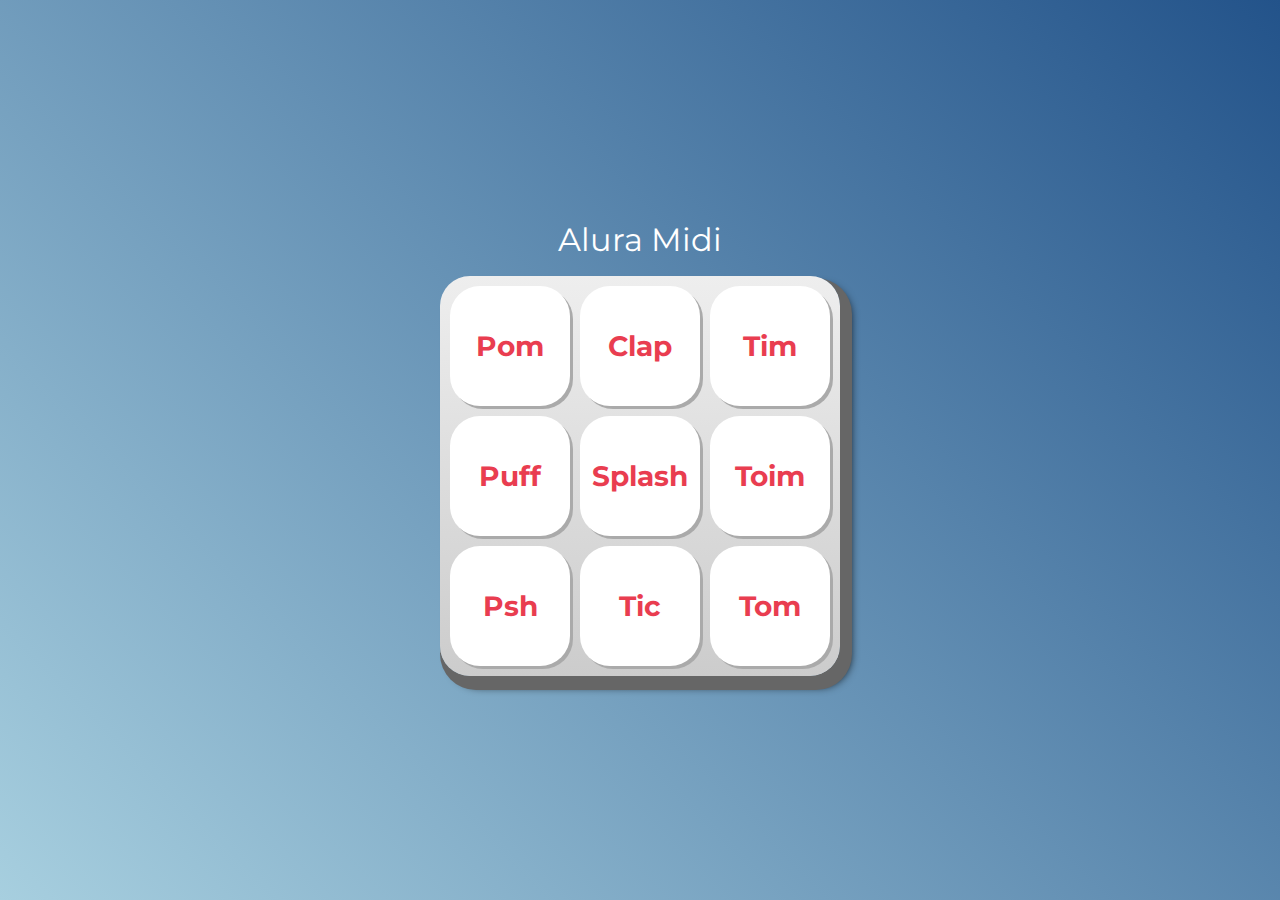
<file: Pagina Pessoal/aluramidi-curso-arquivos-iniciais/index.html>
<!DOCTYPE html>
<html lang="pt-BR">
<head>
    <meta charset="UTF-8">
    <meta http-equiv="X-UA-Compatible" content="IE=edge">
    <meta name="viewport" content="width=device-width, initial-scale=1.0">

    <title>Alura MIDI</title>

    <link rel="preconnect" href="https://fonts.googleapis.com">
    <link rel="preconnect" href="https://fonts.gstatic.com" crossorigin>
    <link href="https://fonts.googleapis.com/css2?family=Montserrat:wght@500;600&display=swap" rel="stylesheet">

    <link rel="icon" type="image/png" href="images/bateria.png">
    <link rel="stylesheet" href="css/reset.css">
    <link rel="stylesheet" href="css/estilos.css">

    

</head>
<body>

    <h1>Alura Midi</h1>

    <section class="teclado">
        <button class="tecla tecla_pom">Pom</button>
        <button class="tecla tecla_clap">Clap</button>
        <button class="tecla tecla_tim">Tim</button>

        <button class="tecla tecla_puff">Puff</button>
        <button class="tecla tecla_splash">Splash</button>
        <button class="tecla tecla_toim">Toim</button>

        <button class="tecla tecla_psh">Psh</button>
        <button class="tecla tecla_tic">Tic</button>
        <button class="tecla tecla_tom">Tom</button>
    </section>

    <audio src="sounds/keyq.wav" id="som_tecla_pom"></audio>
    <audio src="sounds/keyw.wav" id="som_tecla_clap"></audio>
    <audio src="sounds/keye.wav" id="som_tecla_tim"></audio>
    <audio src="sounds/keya.wav" id="som_tecla_puff"></audio>
    <audio src="sounds/keys.wav" id="som_tecla_splash"></audio>
    <audio src="sounds/keyd.wav" id="som_tecla_toim"></audio>
    <audio src="sounds/keyz.wav" id="som_tecla_psh"></audio>
    <audio src="sounds/keyx.wav" id="som_tecla_tic"></audio>
    <audio src="sounds/keyc.wav" id="som_tecla_tom"></audio>

    <script src="main.js"></script>
</body>
</html>
</file>
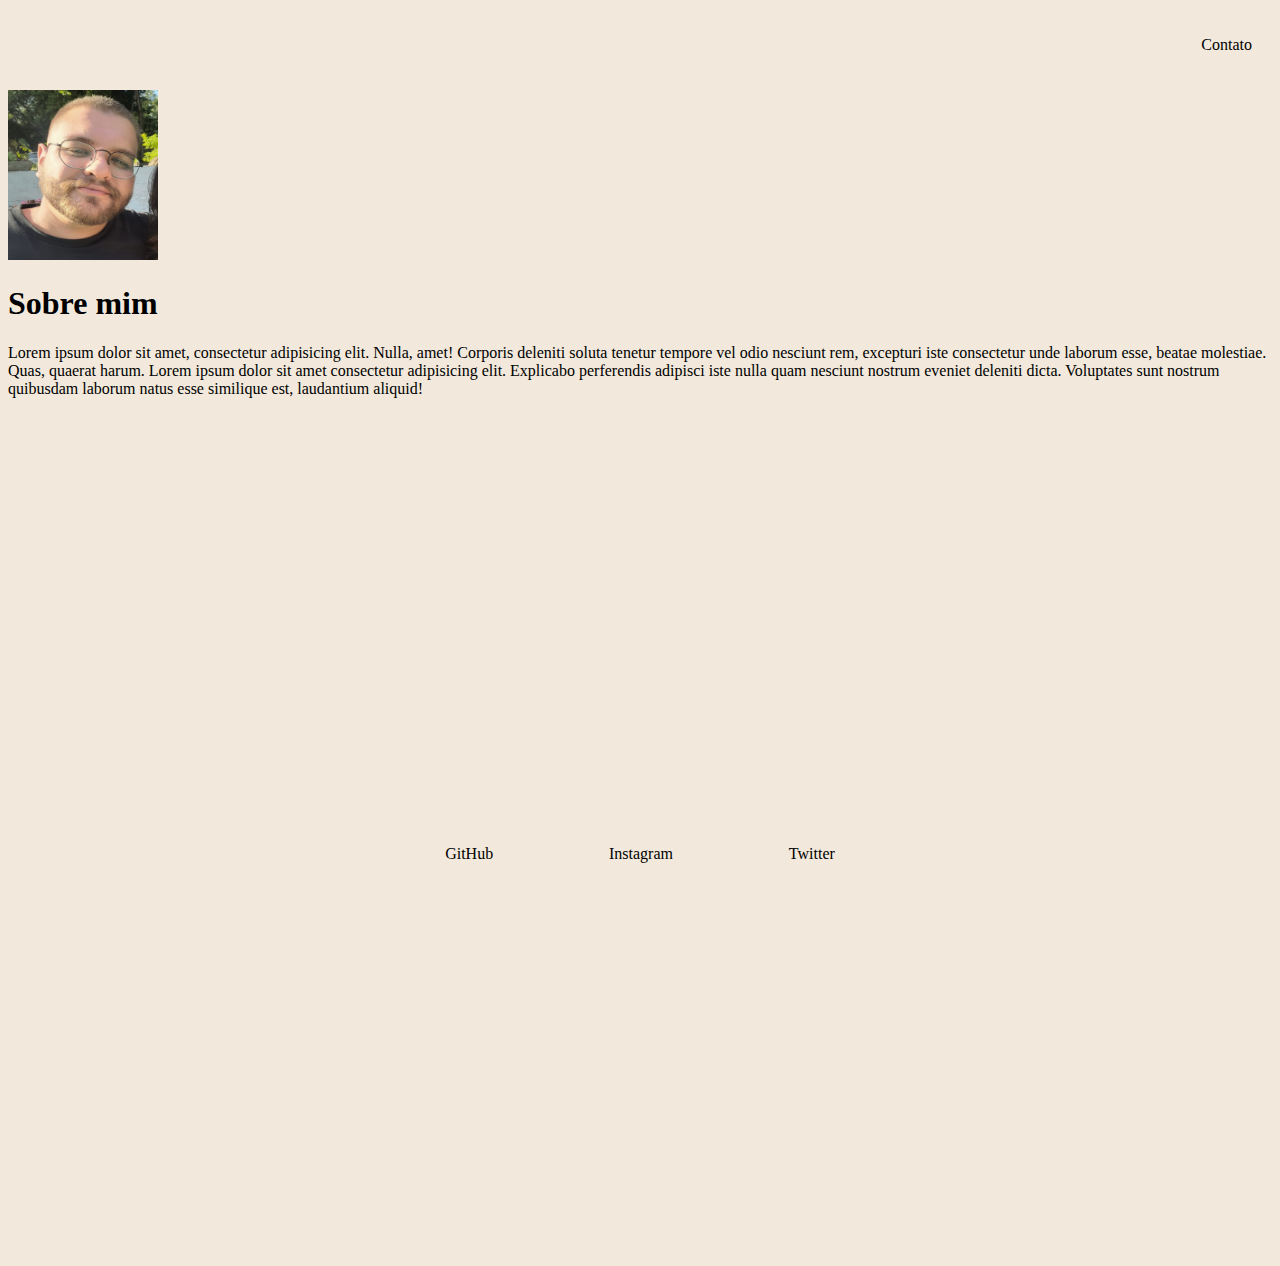
<file: Pagina Pessoal/Home/index.html>
<!DOCTYPE html>
<html lang="pt-br">
<head>
    <meta charset="UTF-8">
    <meta http-equiv="X-UA-Compatible" content="IE=edge">
    <meta name="viewport" content="width=device-width, initial-scale=1.0">
    <title>Capelanes</title>
    <link rel="stylesheet" href="style.css">
    <link rel="shortcut icon" href="favicon.ico" type="image/x-icon">
</head>
<body>
    <nav>
        <ul>
            <li class="contato">Contato</li>
        </ul>
    </nav>

    <header>
        
        <img class="pic" src="fotoPerfil.jpeg" alt="foto de perfil">    
        <h1>Sobre mim</h1>
        <p>Lorem ipsum dolor sit amet, consectetur adipisicing elit. Nulla, amet! Corporis deleniti soluta tenetur tempore vel odio nesciunt rem, excepturi iste consectetur unde laborum esse, beatae molestiae. Quas, quaerat harum. Lorem ipsum dolor sit amet consectetur adipisicing elit. Explicabo perferendis adipisci iste nulla quam nesciunt nostrum eveniet deleniti dicta. Voluptates sunt nostrum quibusdam laborum natus esse similique est, laudantium aliquid!</p> <br><br>
    </header>

    <main>
    </main>

    <footer>
        <p>GitHub</p>
        <p>Instagram</p>
        <p>Twitter</p>
    </footer>

</body>
</html>
</file>
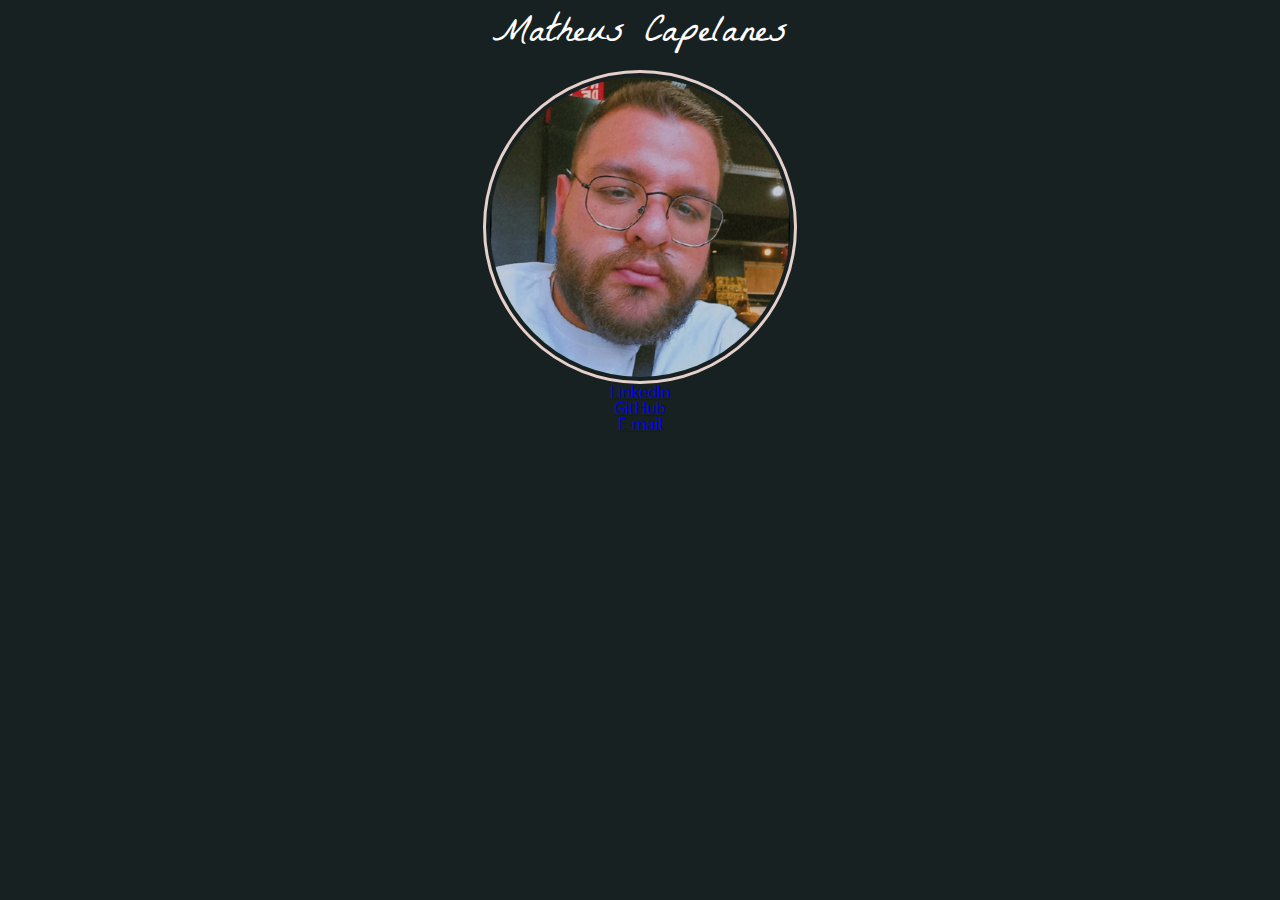
<file: Pagina Pessoal/Landing Page Pessoal/Landing Page Pessoal/index.html>
<!DOCTYPE html>
<html lang="pt-br">
<head>
    <meta charset="UTF-8">
    <meta http-equiv="X-UA-Compatible" content="IE=edge">
    <meta name="viewport" content="width=device-width, initial-scale=1.0">
    <link rel="stylesheet" href="reset.css">
    <link rel="stylesheet" href="style.css">
    <title>Matheus Capelanes</title>
</head>
<body>
    <header class="cabecalho__principal">
        <h1 class="nome__logo">Matheus Capelanes</h1>
    </header>
    <main class="conteudo__principal">
        <div class="div__principal">
            <img src="img/imgPerfil.jfif" alt="Imagem Matheus" class="img__perfil">
            <a href="#">LinkedIn</a>
            <a href="#">GitHub</a>
            <a href="#">E-mail</a>
        </div>


    </main>
    
</body>
</html>
</file>
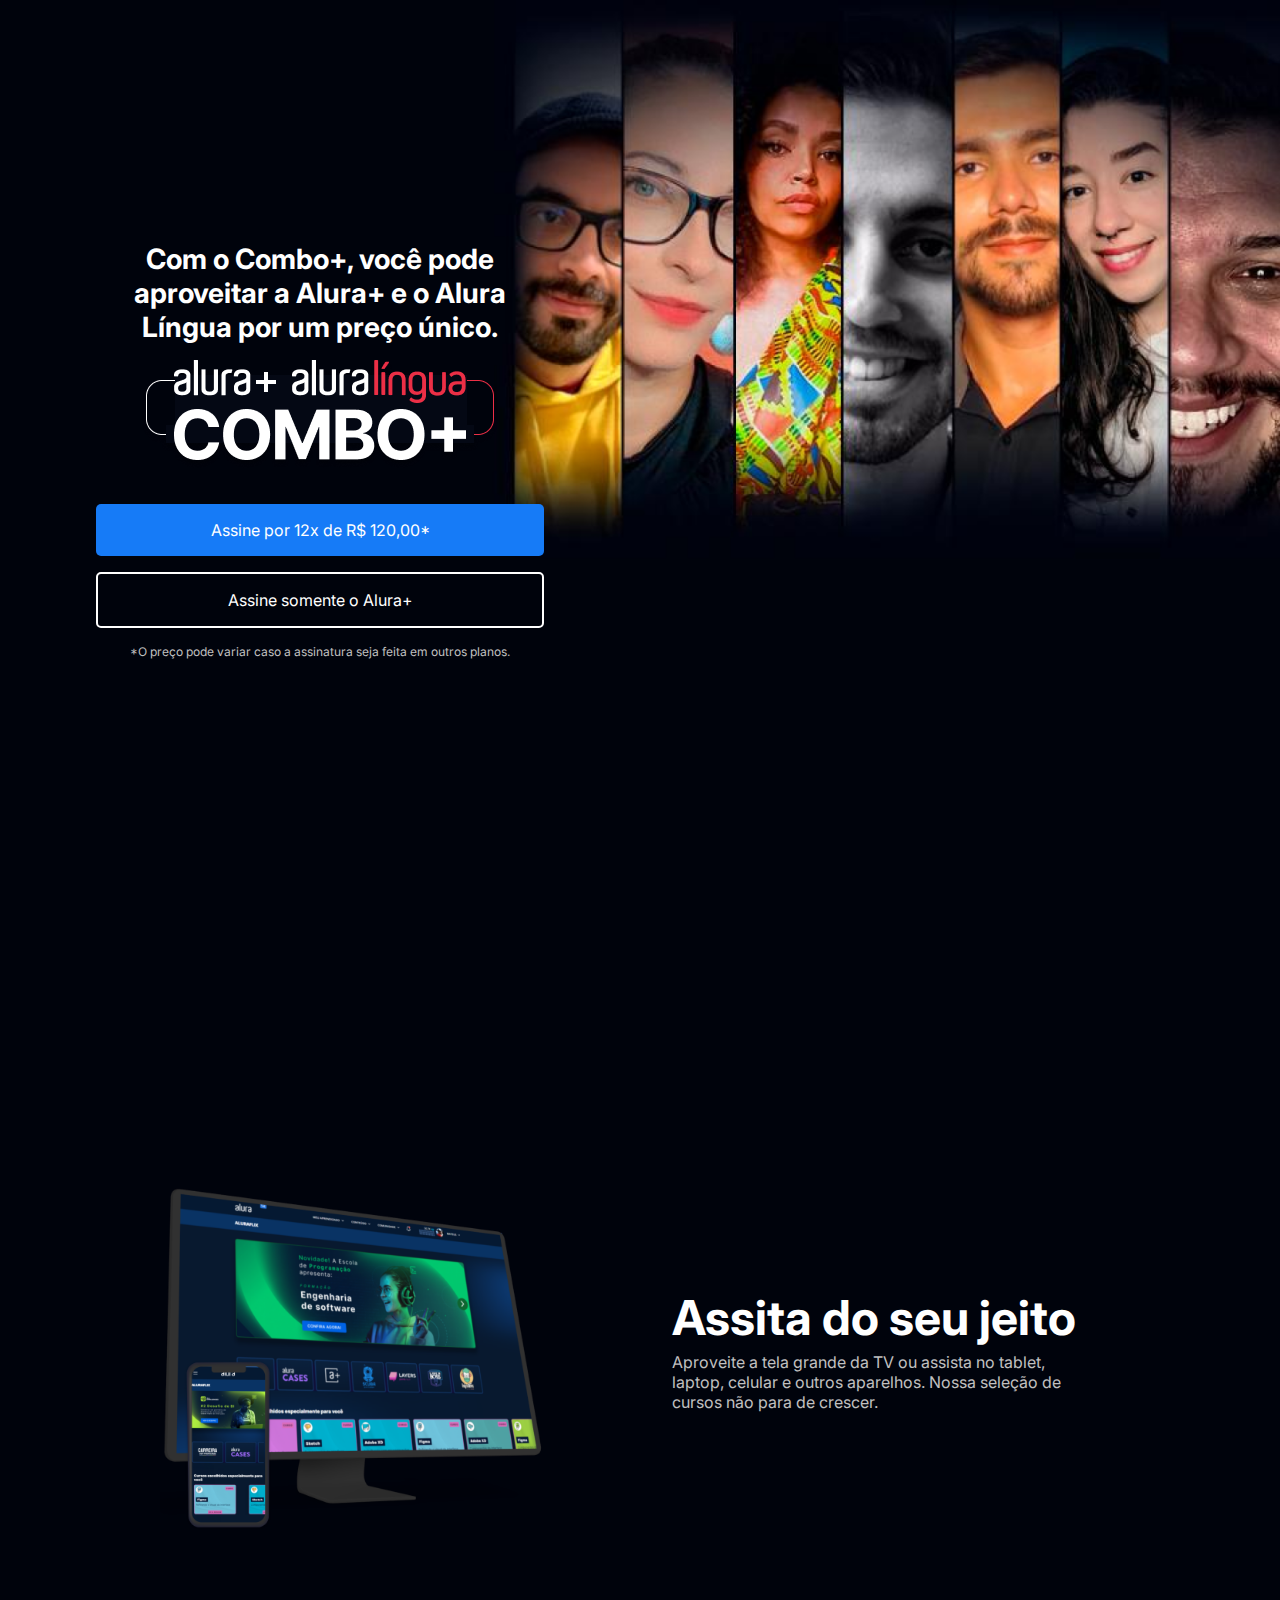
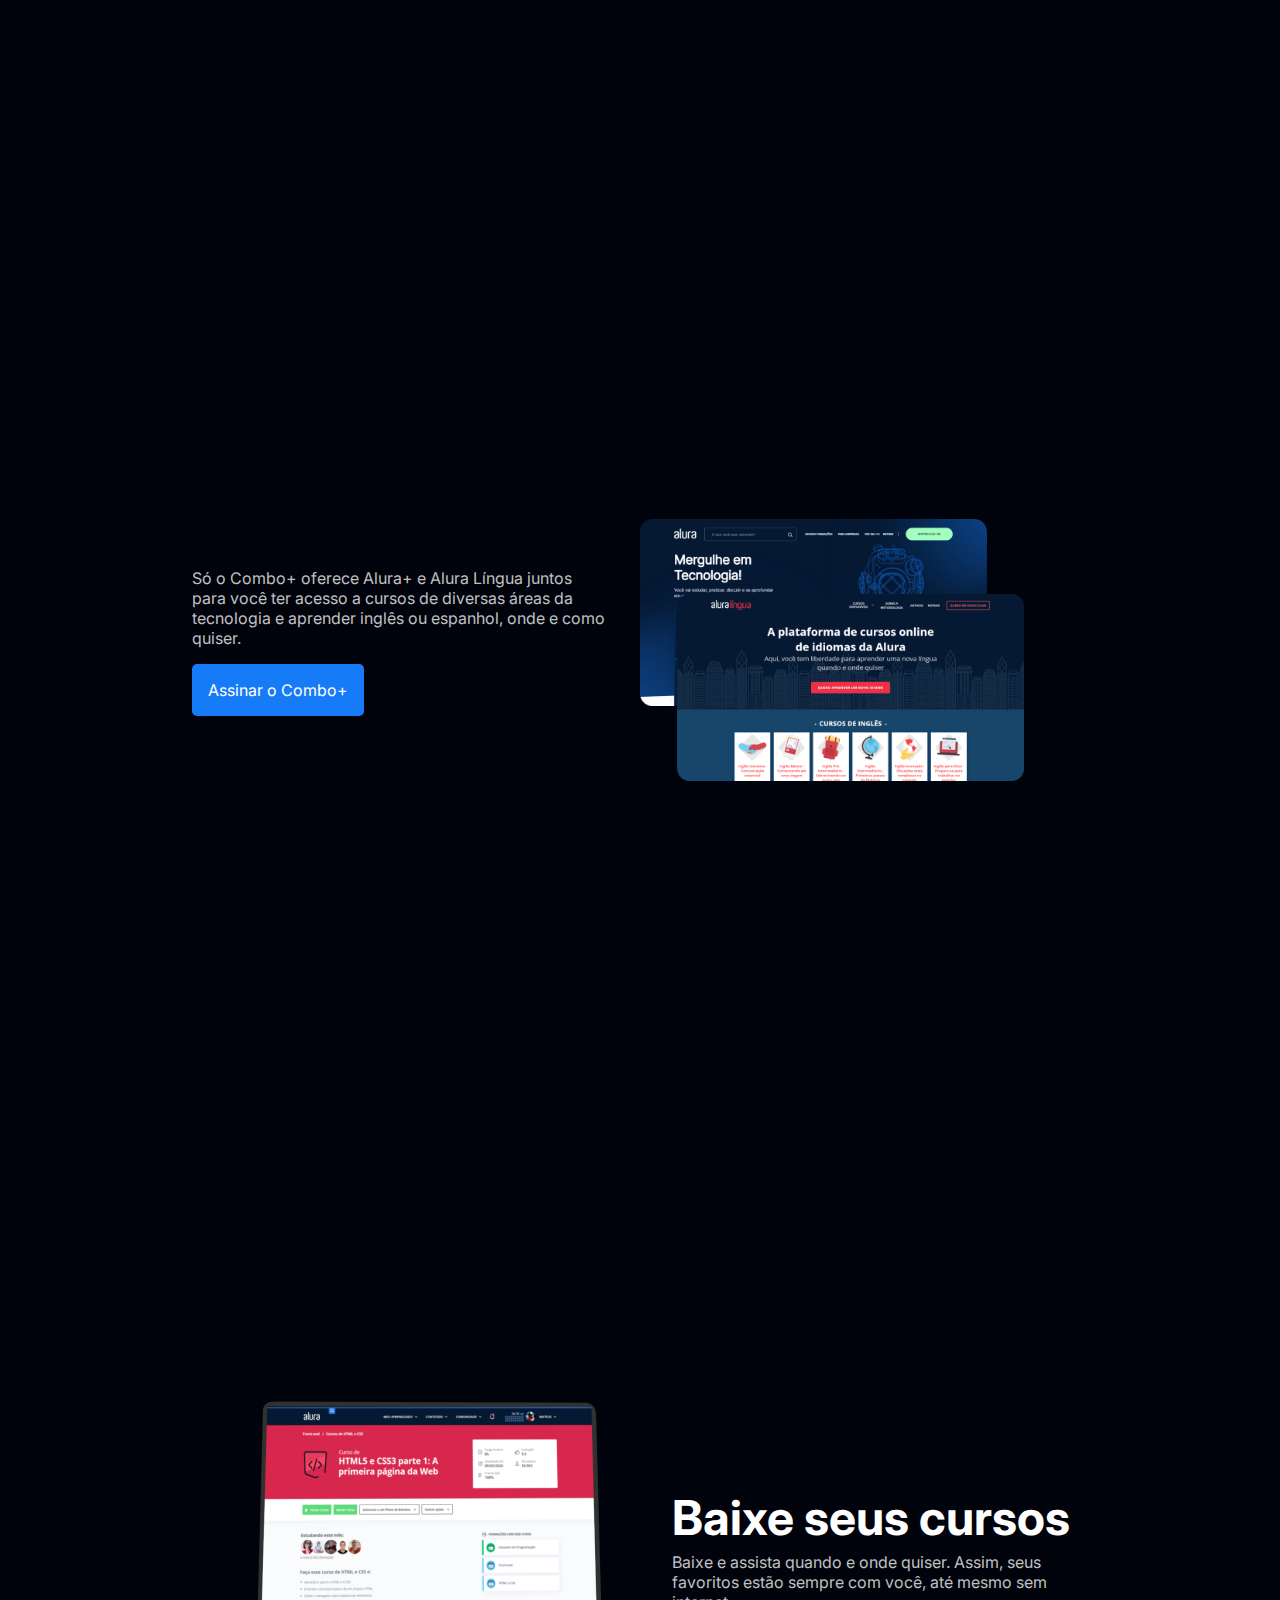
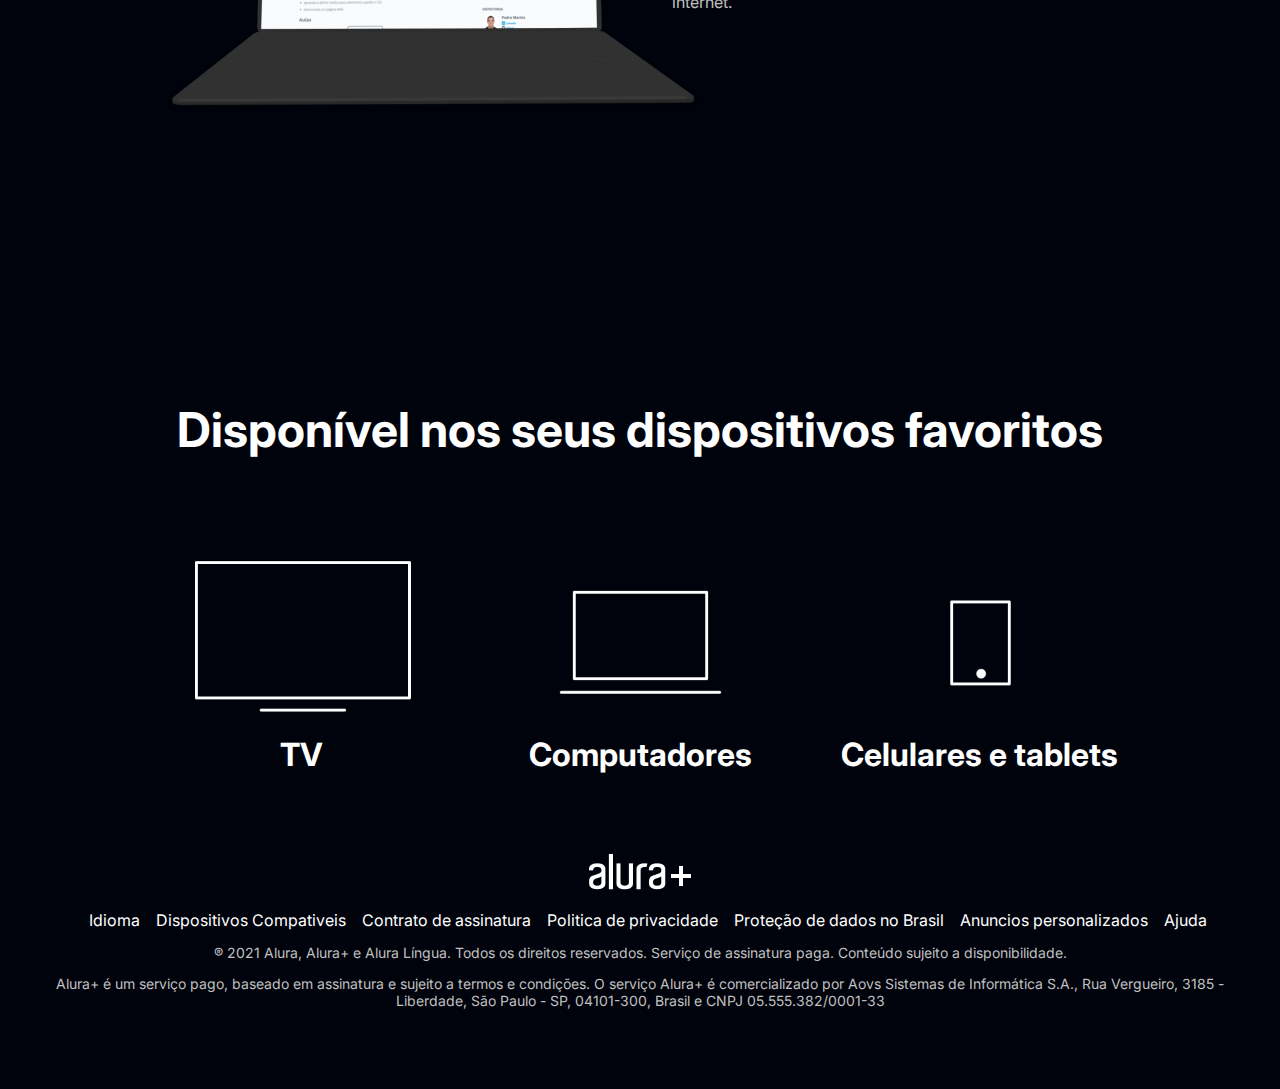
<file: Pagina Pessoal/Alura/HTML-CSS/Alura-Plus/index.html>
<!DOCTYPE html>
<html lang="pt-br">
<head>
    <meta charset="UTF-8">
    <meta http-equiv="X-UA-Compatible" content="IE=edge">
    <meta name="viewport" content="width=device-width, initial-scale=1.0">
    <link rel="stylesheet" href="style.css">
    <link rel="preconnect" href="https://fonts.googleapis.com">
    <link rel="preconnect" href="https://fonts.gstatic.com" crossorigin>
    <link href="https://fonts.googleapis.com/css2?family=Inter:wght@400;700&family=Montserrat&display=swap" rel="stylesheet">

    <title>Alura Plus</title>
</head>
<body>
    <section class="principal container">
        <div class="container__caixa">
            <h1 class="container__titulo">Com o Combo+, você pode aproveitar a Alura+ e o Alura Língua por um preço único.</h1>
            <img src="imagens/Combo.png" alt="Combo+ Alura + e Alura lingua" class="container__imagem">
            <a href="www.alura.com.br" class="container__botao">Assine por 12x de R$ 120,00*</a>
            <a href="www.alura.com.br" class="container__botao botao_secundario">Assine somente o Alura+</a>
            <p class="container__aviso">*O preço pode variar caso a assinatura seja feita em outros planos.</p>
        </div>
    </section>
    
    <section class="container secundario">
        <img src="imagens/Plataformas.png" alt="Um monitor e um celular com o alura aberto" class="secundario__imagem">
        <div class="container__descricao">
            <h2 class="descricao__titulo">Assita do seu jeito</h2>
            <p class="descricao__texto">Aproveite a tela grande da TV ou assista no tablet, laptop, celular e outros aparelhos. Nossa seleção de cursos não para de crescer.</p>
        </div>
    </section>

    <section class="container secundario">
        <div class="container__descricao">
            <p class="descricao__texto">Só o Combo+ oferece Alura+ e Alura Língua juntos para você ter acesso a cursos de diversas áreas da tecnologia e aprender inglês ou espanhol, onde e como quiser.</p>
            <a href="alura.com.br" class="container__botao secundario__botao">Assinar o Combo+</a>
        </div>
        <img src="imagens/Telas.png" alt="Tela da alura plau e do alura lingua" class="secundario__imagem"> 
    </section>

    <section class="container secundario">
        <img src="imagens/Notebook.png" alt="notebook com o alura plus aberto">
        <div class="container__descricao">
            <h2 class="descricao__titulo">Baixe seus cursos</h2>
            <p class="descricao__texto">Baixe e assista quando e onde quiser. Assim, seus favoritos estão sempre com você, até mesmo sem internet.</p>
        </div>
    </section>

    <section class="dispositivos">
        <h2 class="dispositivos__titulo">Disponível nos seus dispositivos favoritos</h2>
        <ul class="dispositivos__lista">
            <li>
                <img src="imagens/tv.png" alt="icone TV">
                <h3 class="lista__item">TV</h3>
            </li>
            <li>
                <img src="imagens/computador.png" alt="icone PC">
                <h3 class="lista__item">Computadores</h3>
            </li>
            <li>
                <img src="imagens/celular.png" alt="icone celular">
                <h3 class="lista__item">Celulares e tablets</h3>
            </li>
        </ul>
    </section>
    <footer class="rodape">
        <img src="imagens/Logo.png" alt="logotipo da alura+" class="rodape__logo">
        <ul class="rodape__lista">
            <li class="lista__link">
                <a href="#">Idioma</a>
            </li>
            <li class="lista__link">
                <a href="#">Dispositivos Compativeis</a>
            </li>
            <li class="lista__link">
                <a href="#">Contrato de assinatura</a>
            </li>
            <li class="lista__link">
                <a href="#">Politica de privacidade</a>
            </li>
            <li class="lista__link">
                <a href="#">Proteção de dados no Brasil</a>
            </li>
            <li class="lista__link">
                <a href="#">Anuncios personalizados</a>
            </li>
            <li class="lista__link">
                <a href="#">Ajuda</a>
            </li>
        </ul>

        <p class="rodape__texto">® 2021 Alura, Alura+ e Alura Língua. Todos os direitos reservados. Serviço de assinatura paga. Conteúdo sujeito a disponibilidade.</p>

        <p class="rodape__texto">Alura+ é um serviço pago, baseado em assinatura e sujeito a termos e condições. O serviço Alura+ é comercializado por Aovs Sistemas de Informática S.A., Rua Vergueiro, 3185 - Liberdade, São Paulo - SP, 04101-300, Brasil e CNPJ 05.555.382/0001-33</p>
    </footer>
    
</body>
</html>
</file>
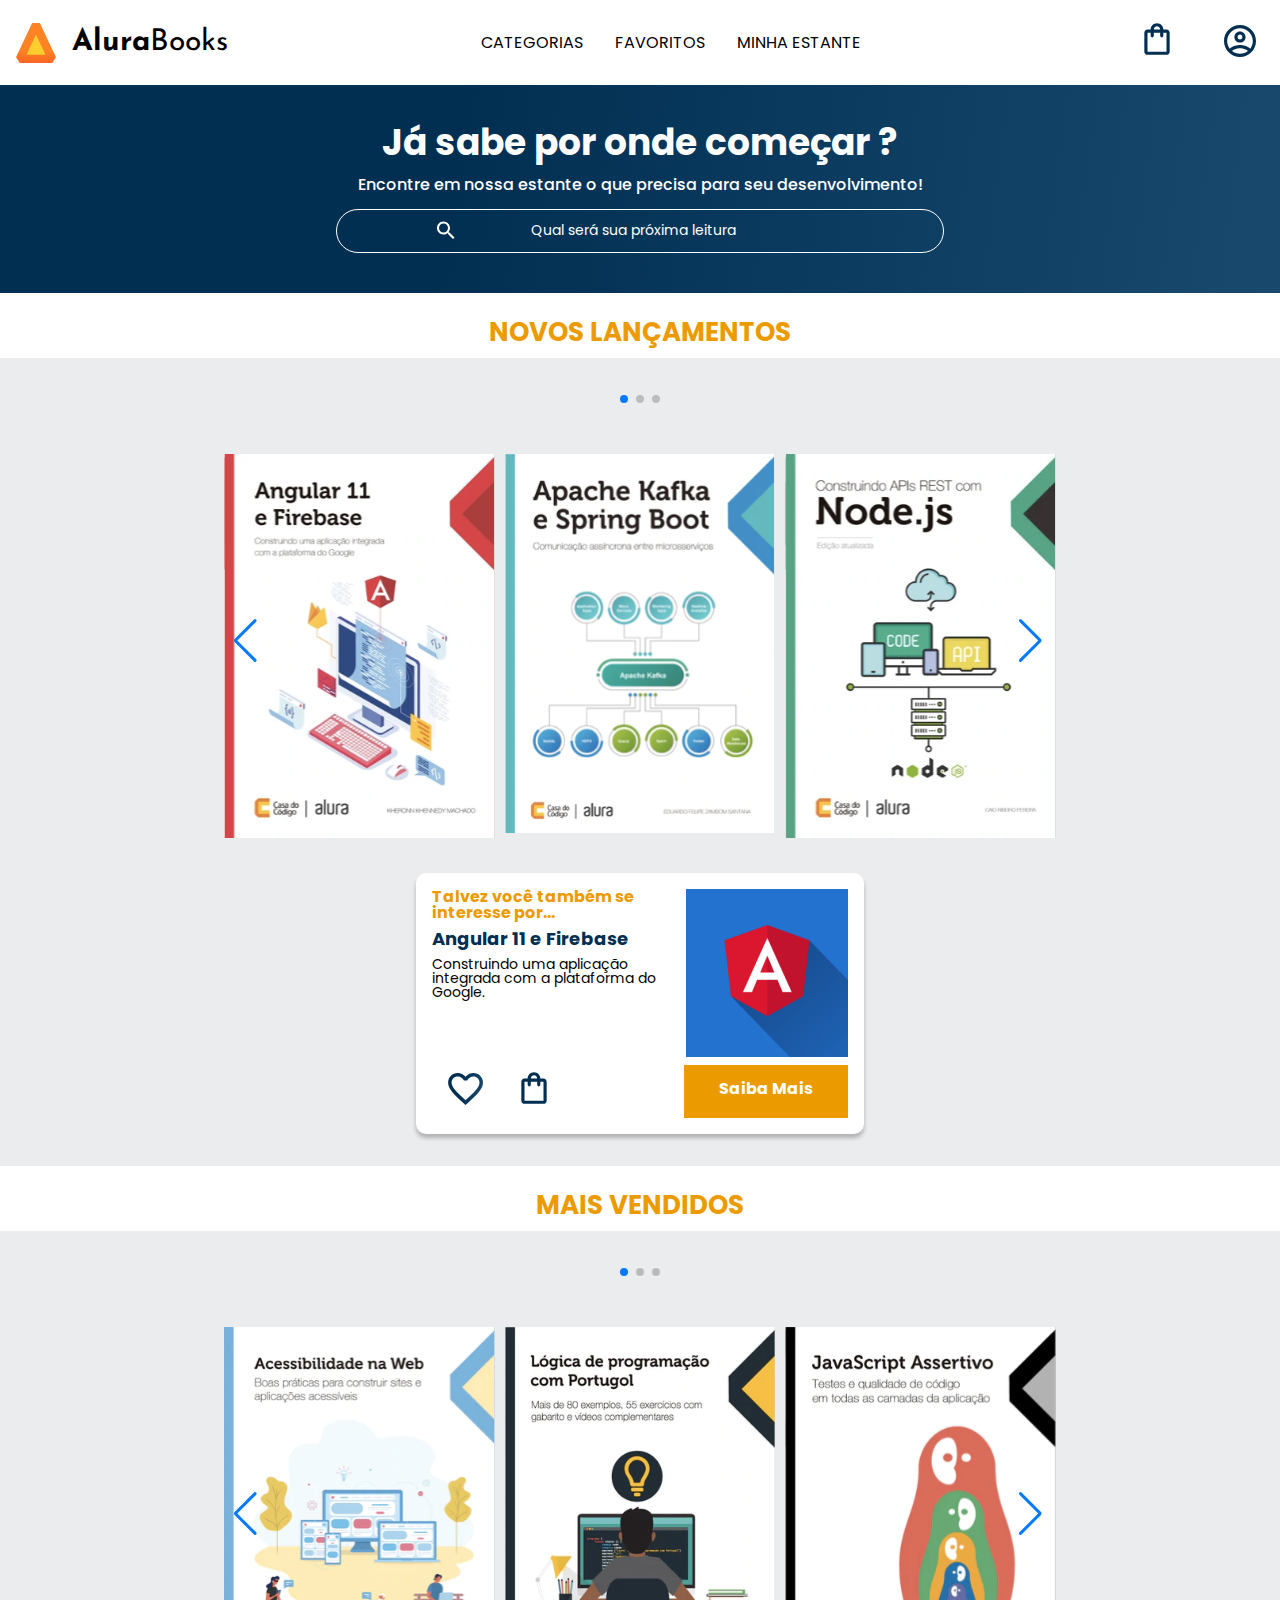
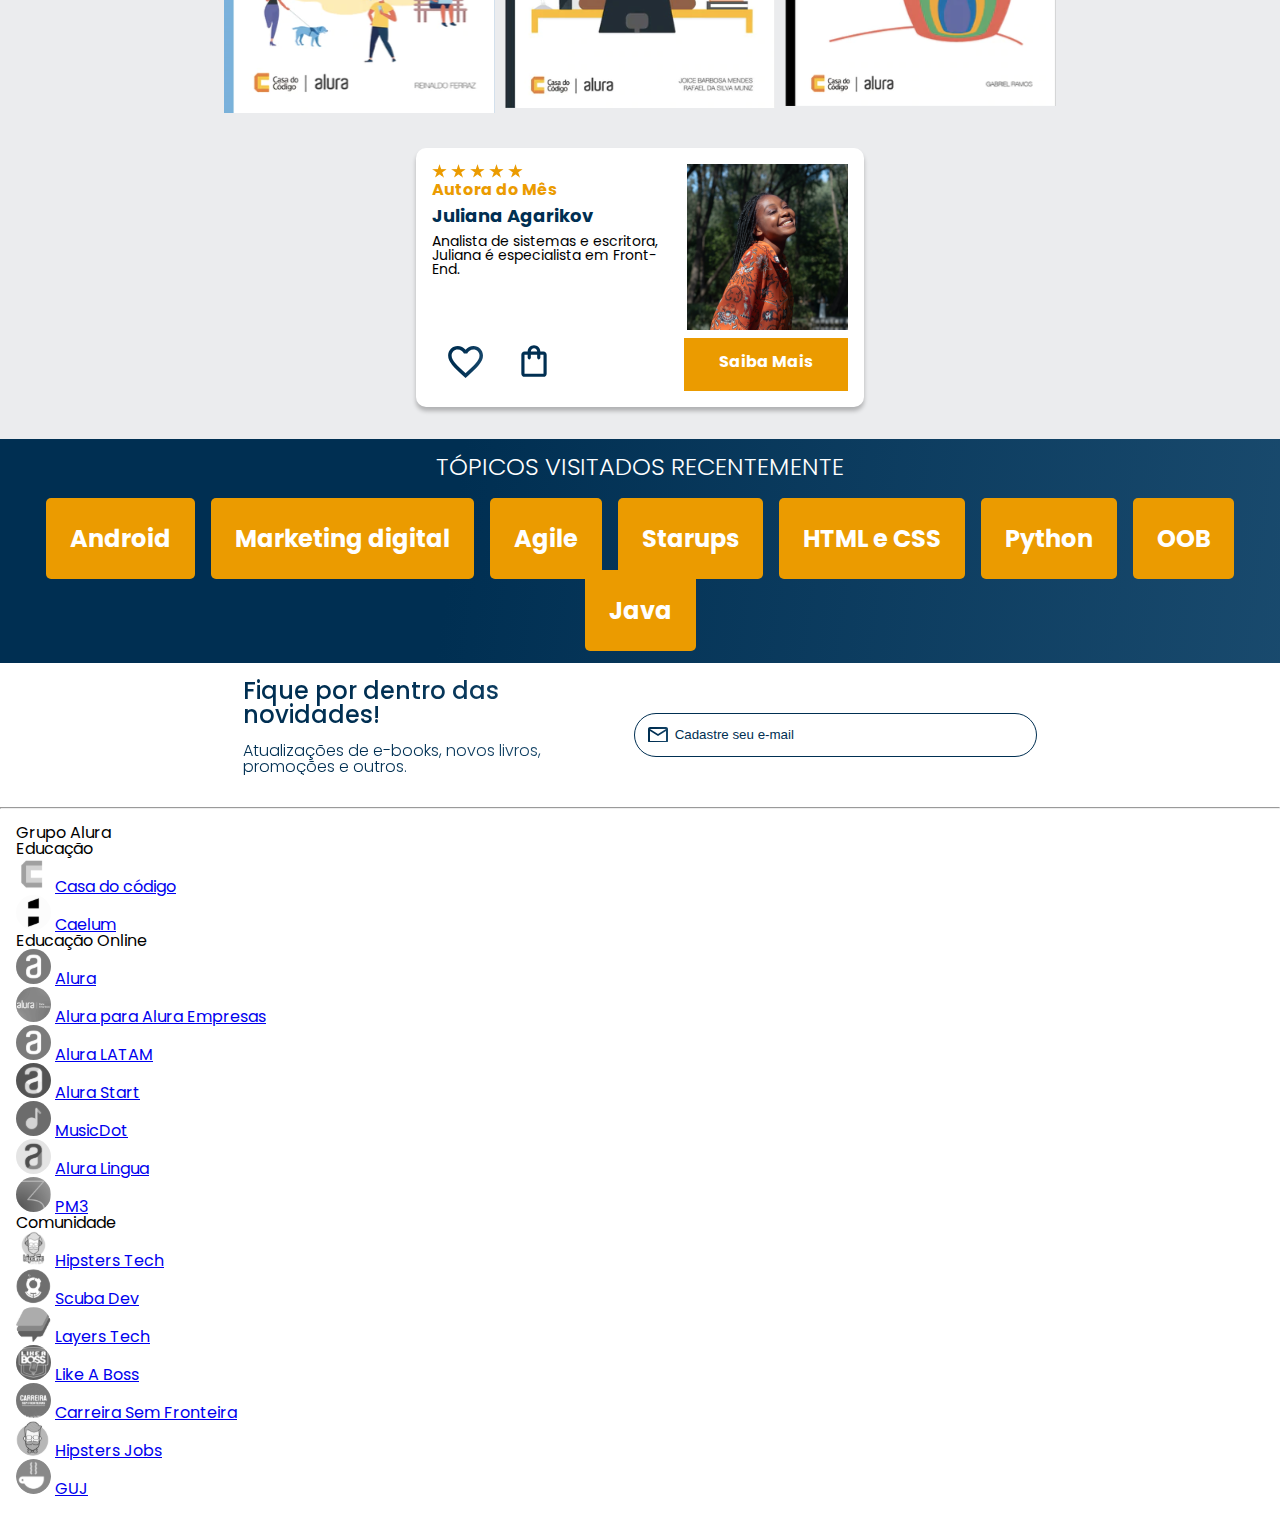
<file: Pagina Pessoal/Alura/HTML-CSS/Alurabook/index.html>
<!DOCTYPE html>
<html lang="pt-br">

<head>
    <meta charset="UTF-8">
    <meta
        http-equiv="X-UA-Compatible"
        content="IE=edge"
    >
    <meta
        name="viewport"
        content="width=device-width, initial-scale=1.0"
    >
    <link
        rel="stylesheet"
        href="reset.css"
    >
    <link
        rel="preconnect"
        href="https://fonts.googleapis.com"
    >
    <link
        rel="preconnect"
        href="https://fonts.gstatic.com"
        crossorigin
    >
    <link
        href="https://fonts.googleapis.com/css2?family=Poppins:wght@300;400;500;700&display=swap"
        rel="stylesheet"
    >
    <link
        href="https://fonts.googleapis.com/css2?family=Josefin+Sans:wght@400;700&display=swap"
        rel="stylesheet"
    >
    <link
        rel="stylesheet"
        href="https://cdn.jsdelivr.net/npm/swiper@8/swiper-bundle.min.css"
    />

    <link
        rel="stylesheet"
        href="style.css"
    >


    <title>Alura Books</title>
</head>

<body>
    <header class="cabecalho">
        <div class="container">
            <input
                type="checkbox"
                id="menu"
                class="container__botao"
            >
            <label for="menu">
                <span class="cabecalho__menu-hamburguer container__imagem"></span>
            </label>

            <ul class="lista-menu">

                <li class="lista-menu__titulo">Categoria</li>

                <li class="lista-menu__item">
                    <a
                        href="#"
                        class="lista-menu__link"
                    >Programação</a>
                </li>
                <li class="lista-menu__item">
                    <a
                        href="#"
                        class="lista-menu__link"
                    >Front-end</a>
                </li>
                <li class="lista-menu__item">
                    <a
                        href="#"
                        class="lista-menu__link"
                    >Infraestrutura</a>
                </li>
                <li class="lista-menu__item">
                    <a
                        href="#"
                        class="lista-menu__link"
                    >Business</a>
                </li>
                <li class="lista-menu__item">
                    <a
                        href="#"
                        class="lista-menu__link"
                    >Design & UX</a>
                </li>
            </ul>

            <img
                src="img/Logo.svg"
                alt="Logo da Alurabook "
                class="container__imagem"
            >
            <h1 class="container__titulo"><b class="container__titulo--negrito">Alura</b>Books</h1>
        </div>

        <ul class="opcoes">
            <input
                type="checkbox"
                id="opcoes-menu"
                class="opcoes__botao"
            >
            <label for="opcoes-menu">
                <li class="opcoes__item">Categorias</li>
            </label>

            <ul class="lista-menu">

                <li class="lista-menu__item">
                    <a
                        href="#"
                        class="lista-menu__link"
                    >Programação</a>
                </li>
                <li class="lista-menu__item">
                    <a
                        href="#"
                        class="lista-menu__link"
                    >Front-end</a>
                </li>
                <li class="lista-menu__item">
                    <a
                        href="#"
                        class="lista-menu__link"
                    >Infraestrutura</a>
                </li>
                <li class="lista-menu__item">
                    <a
                        href="#"
                        class="lista-menu__link"
                    >Business</a>
                </li>
                <li class="lista-menu__item">
                    <a
                        href="#"
                        class="lista-menu__link"
                    >Design & UX</a>
                </li>
            </ul>

            <li class="opcoes__item"><a
                    href="#"
                    class="opcoes__link"
                >favoritos</a></li>
            <li class="opcoes__item"><a
                    href="#"
                    class="opcoes__link"
                >Minha Estante</a></li>
        </ul>

        <div class="container">
            <a href="#"><img
                    src="img/Favoritos.svg"
                    alt="Meus Favoritos"
                    class="container__imagem container__imagem-transparente"
                ></a>
            <a href="#"><img
                    src="img/Compras.svg"
                    alt="Carrinho de compras"
                    class="container__imagem"
                ></a>
            <a href="#"><img
                    src="img/Usuário.svg"
                    alt="Meu perfil"
                    class="container__imagem"
                ></a>
        </div>

    </header>
    <section class="banner">
        <h2 class="banner__titulo">Já sabe por onde começar ?</h2>
        <p class="banner__texto">Encontre em nossa estante o que precisa para seu desenvolvimento!</p>
        <input
            type="search"
            class="banner__pesquisa"
            placeholder="Qual será sua próxima leitura"
        >
    </section>
    <section class="carrossel">
        <h2 class="carrossel__titulo">Novos lançamentos</h2>
        <div class="container__carrossel">
            <!-- Slider main container -->
            <div class="swiper">
                <!-- If we need pagination -->
                <div class="swiper-pagination"></div>
                <!-- Additional required wrapper -->
                <div class="swiper-wrapper">
                    <!-- Slides -->
                    <div class="swiper-slide"><img
                            src="imgsvg/Angular.svg"
                            alt="Livro Angular"
                        ></div>
                    <div class="swiper-slide"><img
                            src="imgsvg/ApacheKafka.svg"
                            alt="ApacheKafka"
                        ></div>
                    <div class="swiper-slide"><img
                            src="imgsvg/Nodejs.svg"
                            alt="Nodejs"
                        ></div>
                    <div class="swiper-slide"><img
                            src="imgsvg/Tuning.svg "
                            alt="Tuning"
                        ></div>
                    <div class="swiper-slide"><img
                            src="imgsvg/UX.svg"
                            alt="Livro UX"
                        ></div>

                </div>


                <!-- If we need navigation buttons -->
                <div class="swiper-button-prev"></div>
                <div class="swiper-button-next"></div>

                <div class="card">
                    <!--1 linha-->
                    <div class="card__decricao">
                        <!--1coluna-->
                        <div class="descricao">
                            <h3 class="descricao__titulo">Talvez você também se interesse por...</h3>
                            <h2 class="descricao__titulo-livro">Angular 11 e Firebase</h2>
                            <p class="descricao__texto">Construindo uma aplicação integrada com a plataforma do Google.
                            </p>
                        </div>
                        <!--2coluna-->
                        <img
                            src="img/Angular.png"
                            alt="Livro Angular"
                            class="descricao__imagem"
                        >
                    </div>
                    <!--2 linha-->
                    <div class="card__botoes">
                        <!--1 coluna-->
                        <ul class="botoes">
                            <li class="botoes__item"><img
                                    src="img/Favoritos.svg"
                                    alt="favoritar livro"
                                ></li>
                            <li class="botoes__item"><img
                                    src="img/Compras.svg"
                                    alt="adicionar ao carrinho"
                                ></li>
                        </ul>
                        <!--2 coluna-->
                        <a
                            href="#"
                            class="botoes__ancora"
                        >Saiba Mais</a>
                    </div>
                </div>

            </div>
    </section>
    <section class="carrossel">
        <h2 class="carrossel__titulo">Mais Vendidos</h2>
        <!-- Slider main container -->
        <div class="swiper">
            <!-- If we need pagination -->
            <div class="swiper-pagination"></div>
            <!-- Additional required wrapper -->
            <div class="swiper-wrapper">
                <!-- Slides -->
                <div class="swiper-slide"><img
                        src="imgsvg/Acessibilidade.svg"
                        alt="Acessibilidade"
                    ></div>
                <div class="swiper-slide"><img
                        src="imgsvg/Portugol.svg"
                        alt="Portugol"
                    ></div>
                <div class="swiper-slide"><img
                        src="imgsvg/Javascript.svg"
                        alt="JavaScript"
                    ></div>
                <div class="swiper-slide"><img
                        src="imgsvg/Construct2.svg"
                        alt="Construct2"
                    ></div>
                <div class="swiper-slide"><img
                        src="imgsvg/MEAN.svg"
                        alt="MEAN"
                    ></div>

            </div>


            <!-- If we need navigation buttons -->
            <div class="swiper-button-prev"></div>
            <div class="swiper-button-next"></div>

            <div class="card">
                <!--1 linha-->
                <div class="card__decricao">
                    <!--1coluna-->
                    <div class="descricao">
                        <img
                            src="img/Estrelinhas.png"
                            alt=""
                        >
                        <h3 class="descricao__titulo">Autora do Mês</h3>
                        <h2 class="descricao__titulo-livro">Juliana Agarikov</h2>
                        <p class="descricao__texto">Analista de sistemas e escritora, Juliana é especialista em
                            Front-End. </p>
                    </div>
                    <!--2coluna-->
                    <img
                        src="img/Perfil-escritora 1-1.png"
                        alt="Escritora destaque"
                        class="descricao__imagem"
                    >
                </div>
                <!--2 linha-->
                <div class="card__botoes">
                    <!--1 coluna-->
                    <ul class="botoes">
                        <li class="botoes__item"><img
                                src="img/Favoritos.svg"
                                alt="favoritar livro"
                            ></li>
                        <li class="botoes__item"><img
                                src="img/Compras.svg"
                                alt="adicionar ao carrinho"
                            ></li>
                    </ul>
                    <!--2 coluna-->
                    <a
                        href="#"
                        class="botoes__ancora"
                    >Saiba Mais</a>
                </div>
            </div>

        </div>
    </section>

    <section class="topicos">
        <h2 class="topicos__titulos">TÓPICOS VISITADOS RECENTEMENTE</h2>
        <ul class="topicos__lista">
            <li class="topicos__item">
                <a
                    href="#"
                    class="topicos__link"
                >Android</a>
            </li>
            <li class="topicos__item">
                <a
                    href="#"
                    class="topicos__link"
                >Marketing digital</a>
            </li>
            <li class="topicos__item">
                <a
                    href="#"
                    class="topicos__link"
                >Agile</a>
            </li>
            <li class="topicos__item">
                <a
                    href="#"
                    class="topicos__link"
                >Starups</a>
            </li>
            <li class="topicos__item">
                <a
                    href="#"
                    class="topicos__link"
                >HTML e CSS</a>
            </li>
            <li class="topicos__item">
                <a
                    href="#"
                    class="topicos__link"
                >Python</a>
            </li>
            <li class="topicos__item">
                <a
                    href="#"
                    class="topicos__link"
                >OOB</a>
            </li>
            <li class="topicos__item">
                <a
                    href="#"
                    class="topicos__link"
                >Java</a>
            </li>
        </ul>
    </section>
    <section class="contato">
        <div class="contato__descricao">
            <h2 class="contato__titulo">Fique por dentro das novidades!</h2>
            <p class="contato__texto">Atualizações de e-books, novos livros, promoções e outros. </p>
        </div>
        <input
            type="email"
            name=""
            id=""
            placeholder="Cadastre seu e-mail"
            class="contato__email"
        >
    </section>

    <hr />

    <footer class="rodape">
        <h2 class="rodape__titulo ">Grupo Alura</h2>
        <ul class="lista-rodape">
            <li class="lista-rodape__titulo">Educação</li>
            <li class="lista-rodape__item">
                <img
                    src="imgsvg/CasaDoCodigo.svg"
                    alt="Logo da casa do CasaDoCodigo"
                >
                <a
                    href="#"
                    class="lista-rodape__link"
                >Casa do código</a>
            </li>
            <li class="lista-rodape__item">
                <img
                    src="imgsvg/Caelum.svg"
                    alt="Logo da Caelum"
                >
                <a
                    href="#"
                    class="lista-rodape__link"
                >Caelum</a>
            </li>
        </ul>

        <ul class="lista-rodape">
            <li class="lista-rodape__titulo">Educação Online</li>
            <li class="lista-rodape__item">
                <img
                    src="imgsvg/Alura.svg"
                    alt="Logo da Alura"
                >
                <a
                    href="#"
                    class="lista-rodape__link"
                >Alura</a>
            </li>
            <li class="lista-rodape__item">
                <img
                    src="imgsvg/AluraEmpresas.svg"
                    alt="Logo da Alura para AluraEmpresas"
                >
                <a
                    href="#"
                    class="lista-rodape__link"
                >Alura para Alura Empresas</a>
            </li>
            <li class="lista-rodape__item">
                <img
                    src="imgsvg/AluraLATAM.svg"
                    alt="Logo da Alura LATAM"
                >
                <a
                    href="#"
                    class="lista-rodape__link"
                >Alura LATAM</a>
            </li>
            <li class="lista-rodape__item">
                <img
                    src="imgsvg/AluraStart.svg"
                    alt="Logo da Alura Start"
                >
                <a
                    href="#"
                    class="lista-rodape__link"
                >Alura Start</a>
            </li>
            <li class="lista-rodape__item">
                <img
                    src="imgsvg/MusicDot.svg"
                    alt="Logo da MusicDot"
                >
                <a
                    href="#"
                    class="lista-rodape__link"
                >MusicDot</a>
            </li>
            <li class="lista-rodape__item">
                <img
                    src="imgsvg/AluraLingua.svg"
                    alt="Logo da AluraLingua"
                >
                <a
                    href="#"
                    class="lista-rodape__link"
                >Alura Lingua</a>
            </li>
            <li class="lista-rodape__item">
                <img
                    src="imgsvg/PM3.svg"
                    alt="Logo da PM3"
                >
                <a
                    href="#"
                    class="lista-rodape__link"
                >PM3</a>
            </li>
        </ul>

        <ul class="lista-rodape">
            <li class="lista-rodape__titulo">Comunidade</li>
            <li class="lista-rodape__item">
                <img
                    src="imgsvg/HipstersTech.svg"
                    alt="Logo da HipstersTech"
                >
                <a
                    href="#"
                    class="lista-rodape__link"
                >Hipsters Tech</a>
            </li>
            <li class="lista-rodape__item">
                <img
                    src="imgsvg/ScubaDev.svg"
                    alt="Logo da Alura para ScubaDev"
                >
                <a
                    href="#"
                    class="lista-rodape__link"
                >Scuba Dev</a>
            </li>
            <li class="lista-rodape__item">
                <img
                    src="imgsvg/LayersTech.svg"
                    alt="Logo da LayersTech"
                >
                <a
                    href="#"
                    class="lista-rodape__link"
                >Layers Tech</a>
            </li>
            <li class="lista-rodape__item">
                <img
                    src="imgsvg/LikeABoss.svg"
                    alt="Logo da LikeABoss"
                >
                <a
                    href="#"
                    class="lista-rodape__link"
                >Like A Boss</a>
            </li>
            <li class="lista-rodape__item">
                <img
                    src="imgsvg/CarreiraSemFronteira.svg"
                    alt="Logo da CarreiraSemFronteira"
                >
                <a
                    href="#"
                    class="lista-rodape__link"
                >Carreira Sem Fronteira</a>
            </li>
            <li class="lista-rodape__item">
                <img
                    src="imgsvg/HipstersJobs.svg"
                    alt="Logo da HipstersJobs"
                >
                <a
                    href="#"
                    class="lista-rodape__link"
                >Hipsters Jobs</a>
            </li>
            <li class="lista-rodape__item">
                <img
                    src="imgsvg/GUJ.svg"
                    alt="Logo da GUJ"
                >
                <a
                    href="#"
                    class="lista-rodape__link"
                >GUJ</a>
            </li>
        </ul>


    </footer>



    <script src="https://cdn.jsdelivr.net/npm/swiper@8/swiper-bundle.min.js"></script>
    <script>
        const swiper = new Swiper('.swiper', {
            spaceBetween: 10,
            slidesPerView: 3,
            pagination: {
                el: '.swiper-pagination',
                type: 'bullets',
            },
        });
    </script>
</body>

</html>
</file>
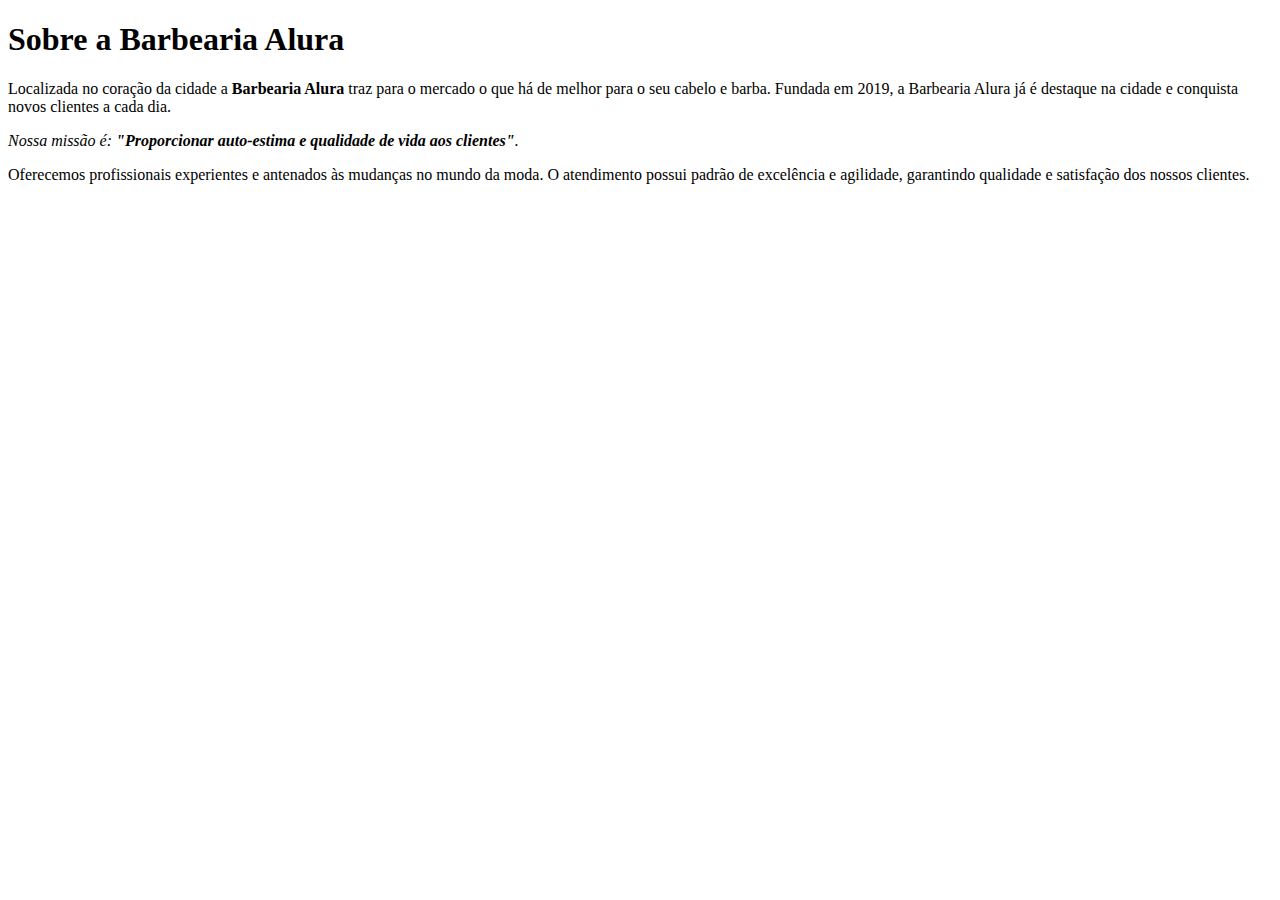
<file: Pagina Pessoal/Alura/HTML-CSS/Barbearia/index.html>
<!DOCTYPE html>
<html lang="en">
<head>
    <meta charset="UTF-8">
    <meta http-equiv="X-UA-Compatible" content="IE=edge">
    <meta name="viewport" content="width=device-width, initial-scale=1.0">
    <title>Barbearia Alura</title>
</head>
<body>
    <H1>Sobre a Barbearia Alura</H1>

    <p>Localizada no coração da cidade a <strong>Barbearia Alura</strong> traz para o mercado o que há de melhor para o seu cabelo e barba. Fundada em 2019, a Barbearia Alura já é destaque na cidade e conquista novos clientes a cada dia.</p>

    <p><em>Nossa missão é: <strong>"Proporcionar auto-estima e qualidade de vida aos clientes"</strong>.</em></p>

    <p>Oferecemos profissionais experientes e antenados às mudanças no mundo da moda. O atendimento possui padrão de excelência e agilidade, garantindo qualidade e satisfação dos nossos clientes.</p>
</body>
</html>
</file>
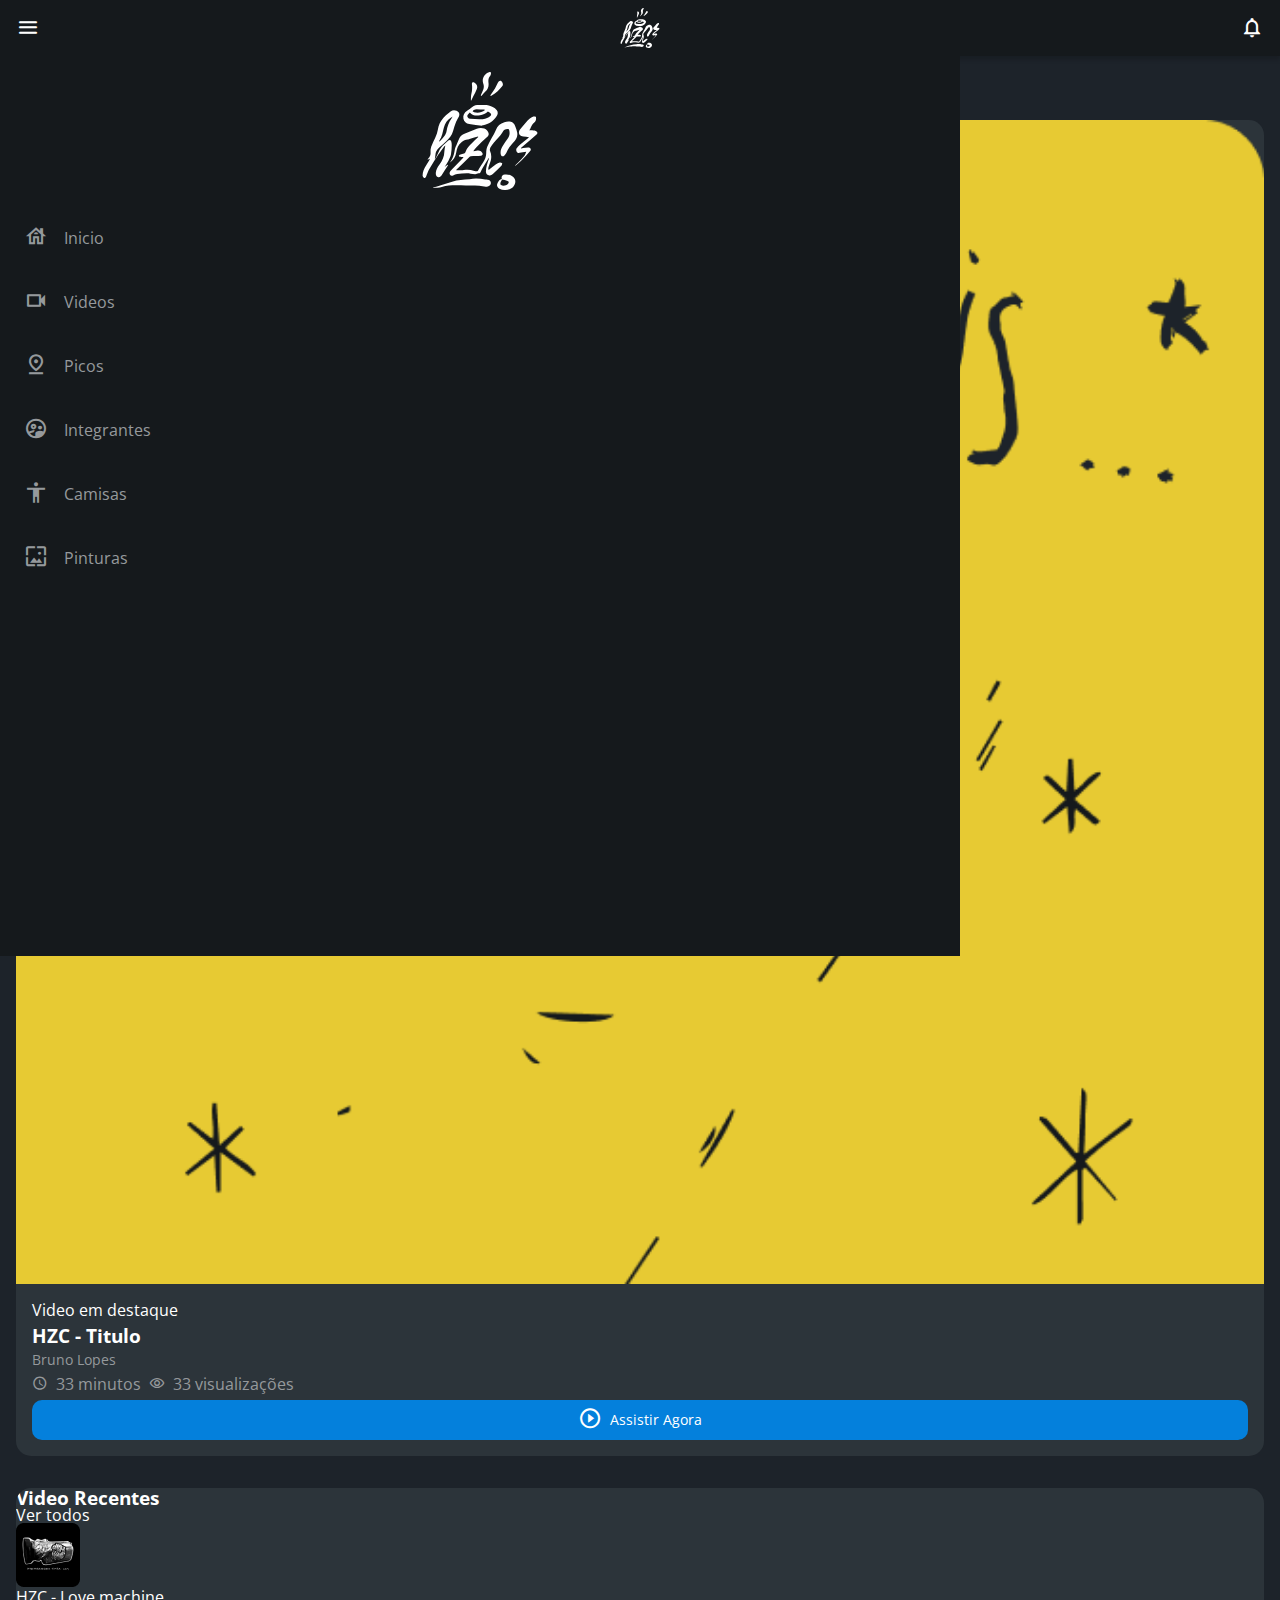
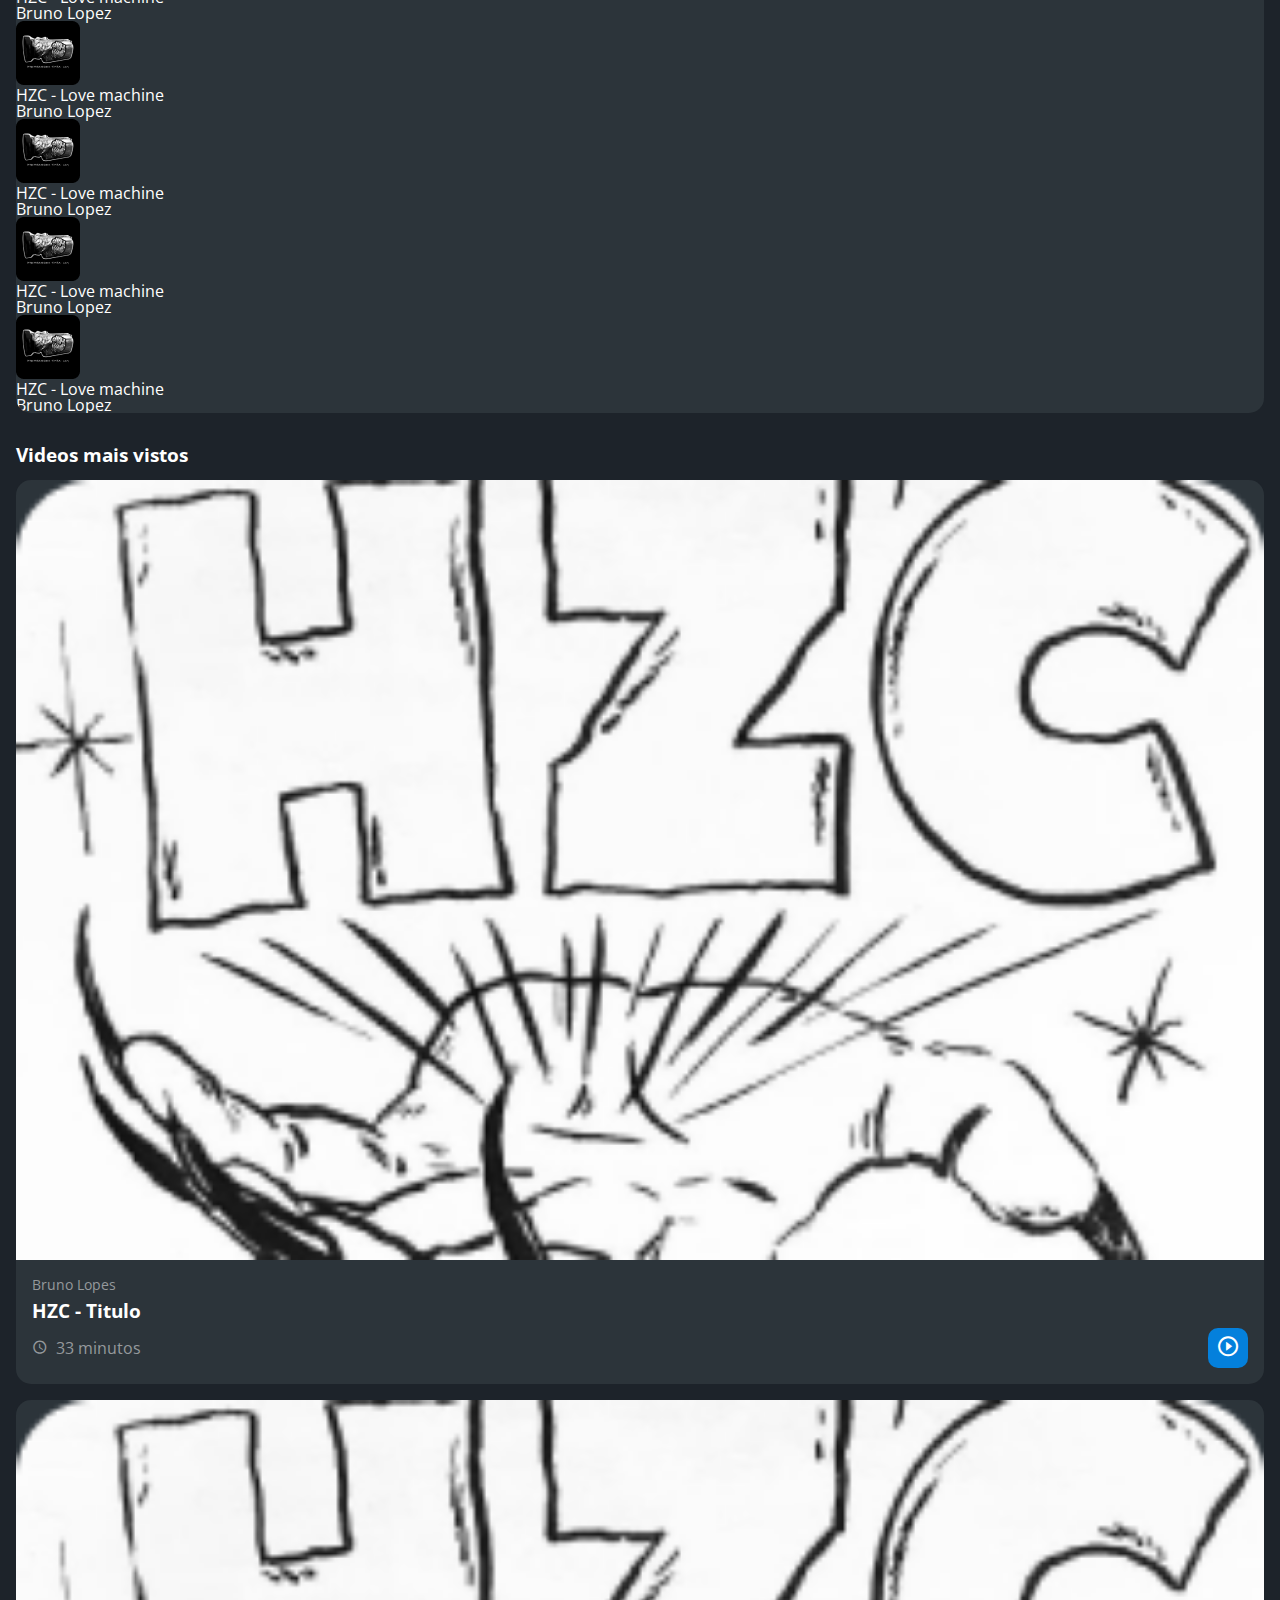
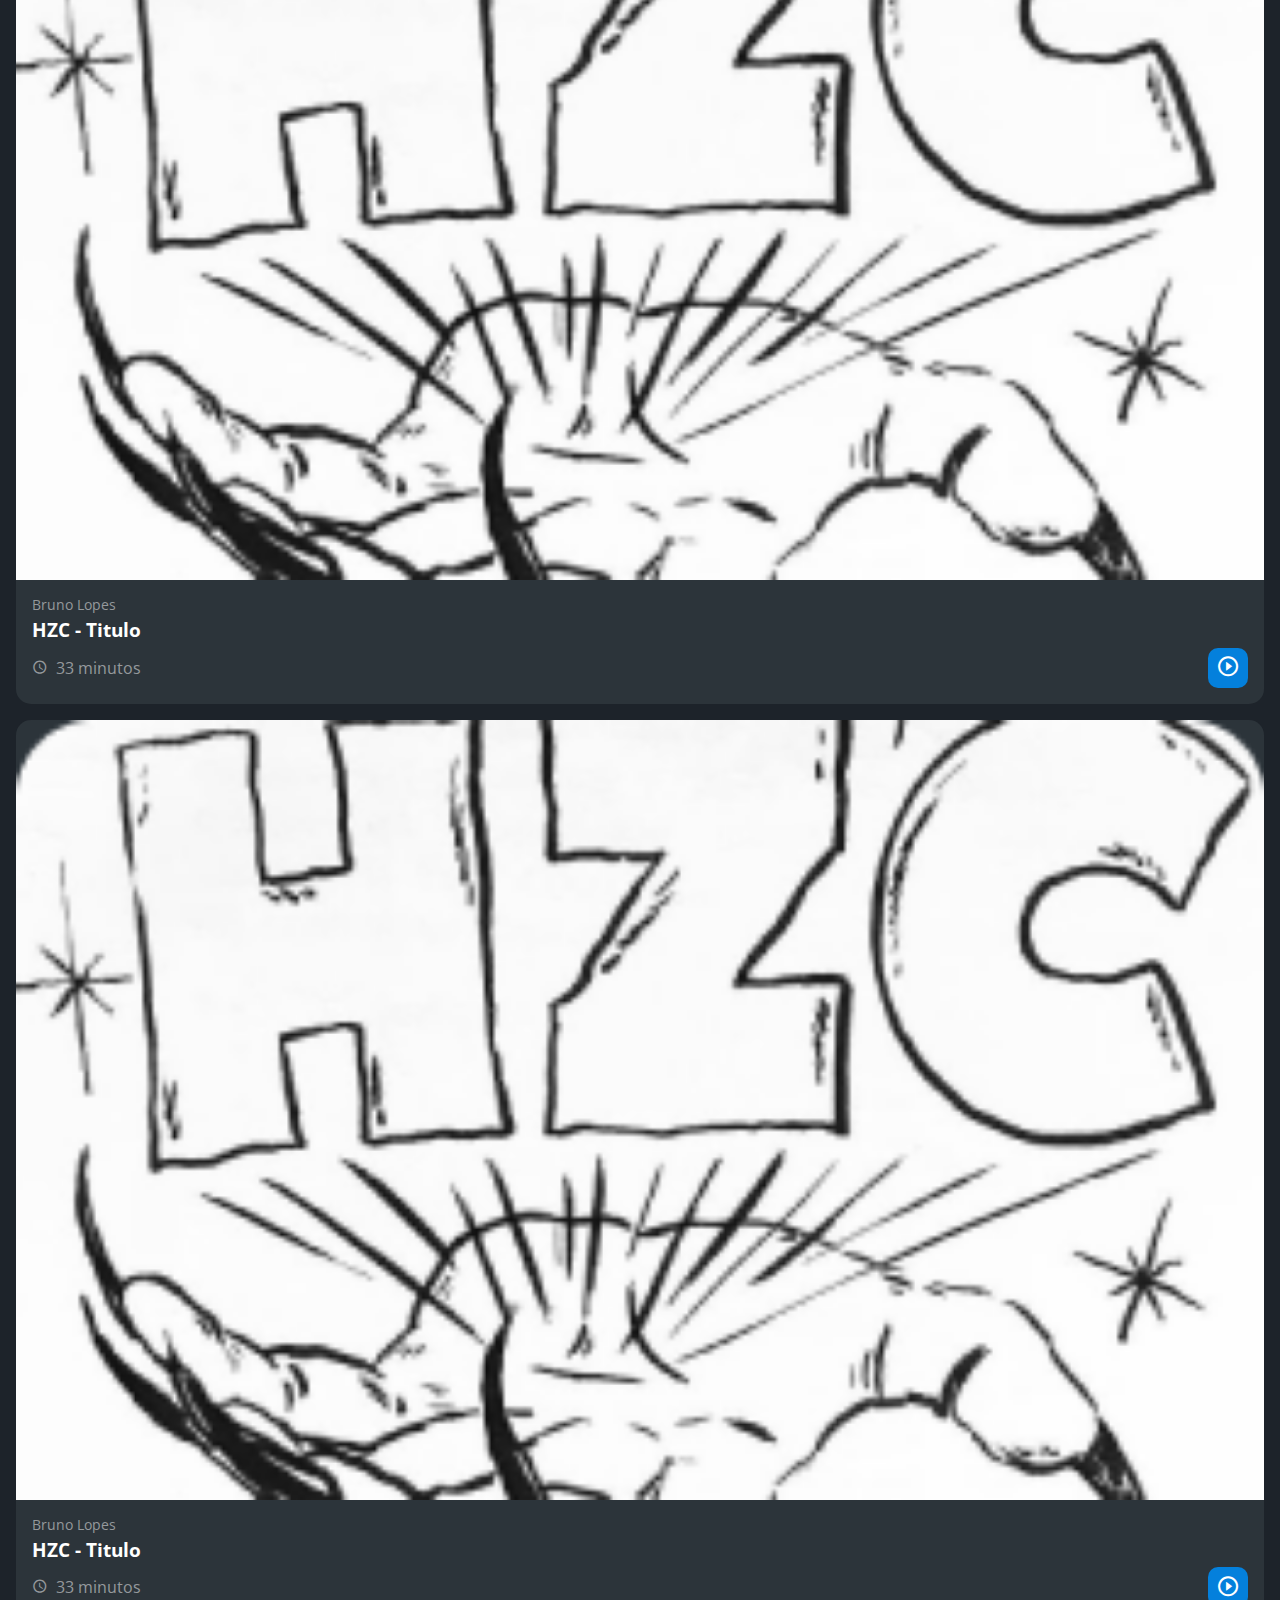
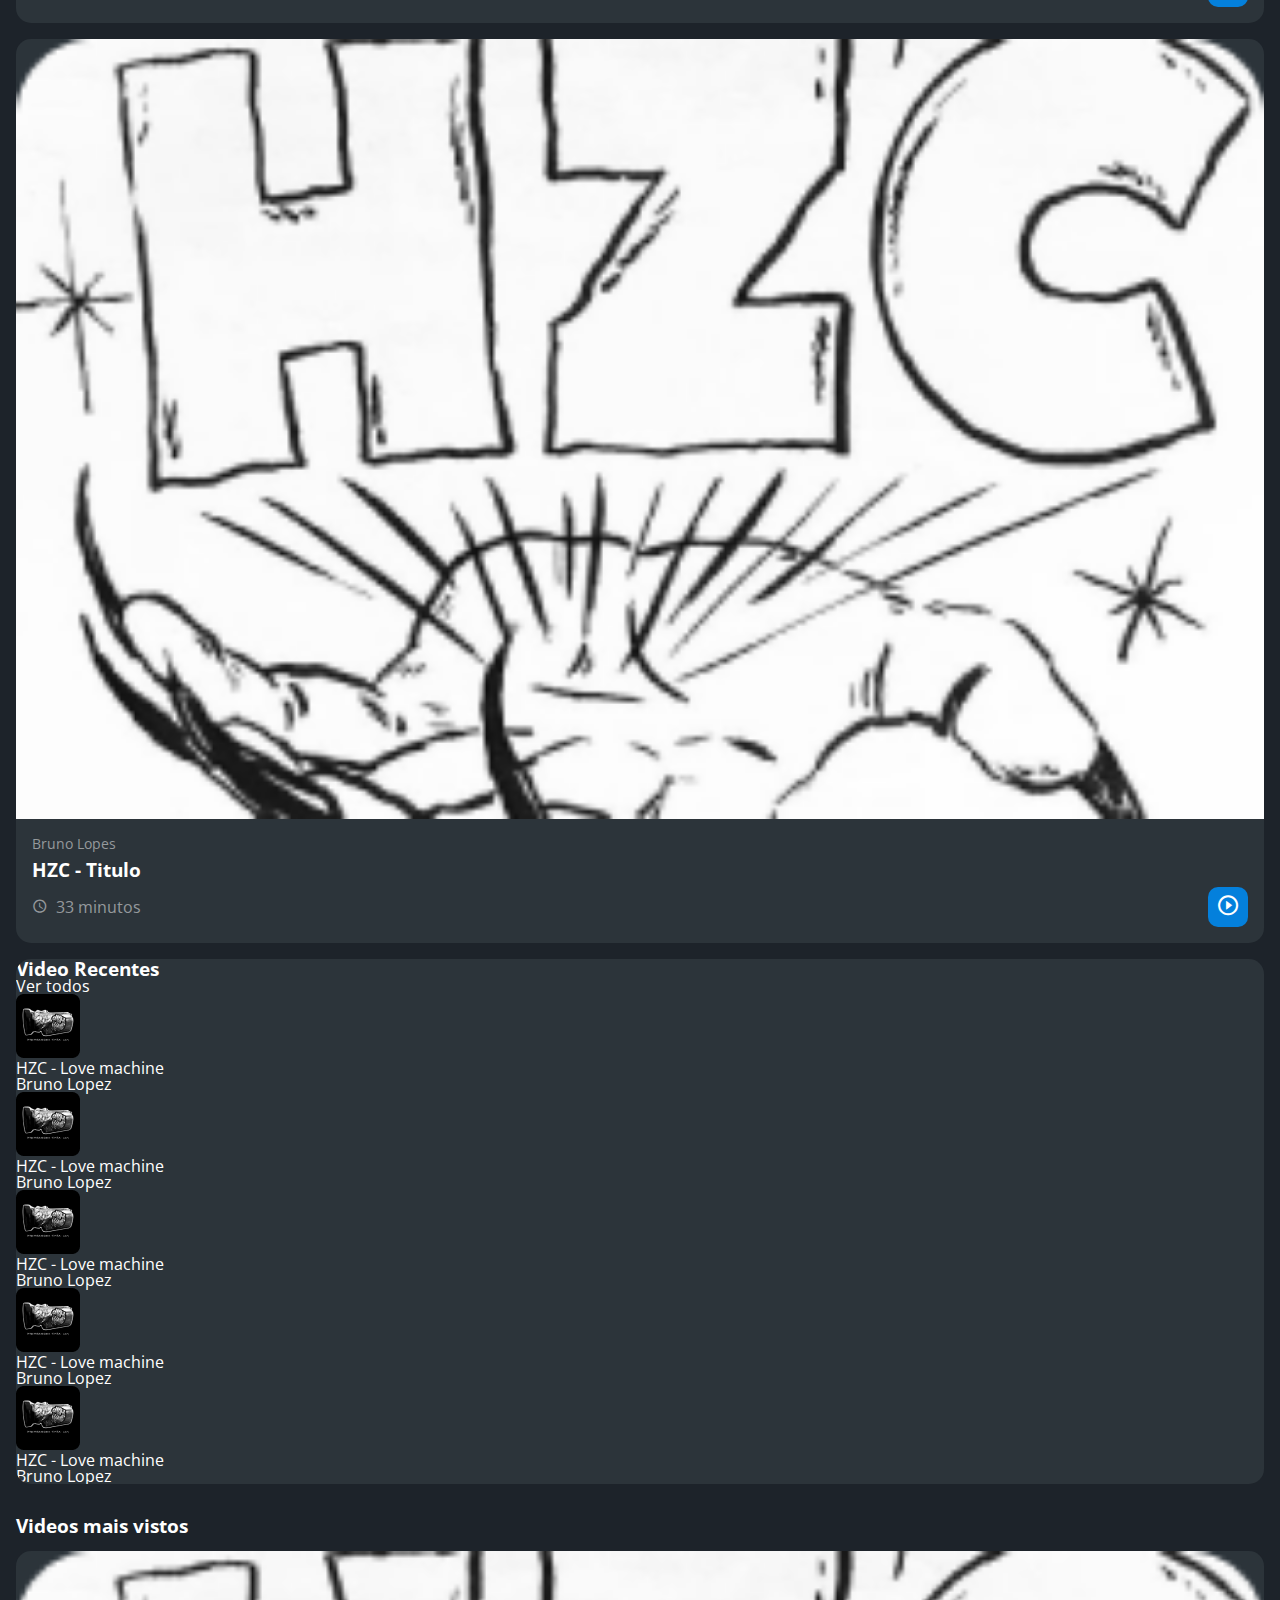
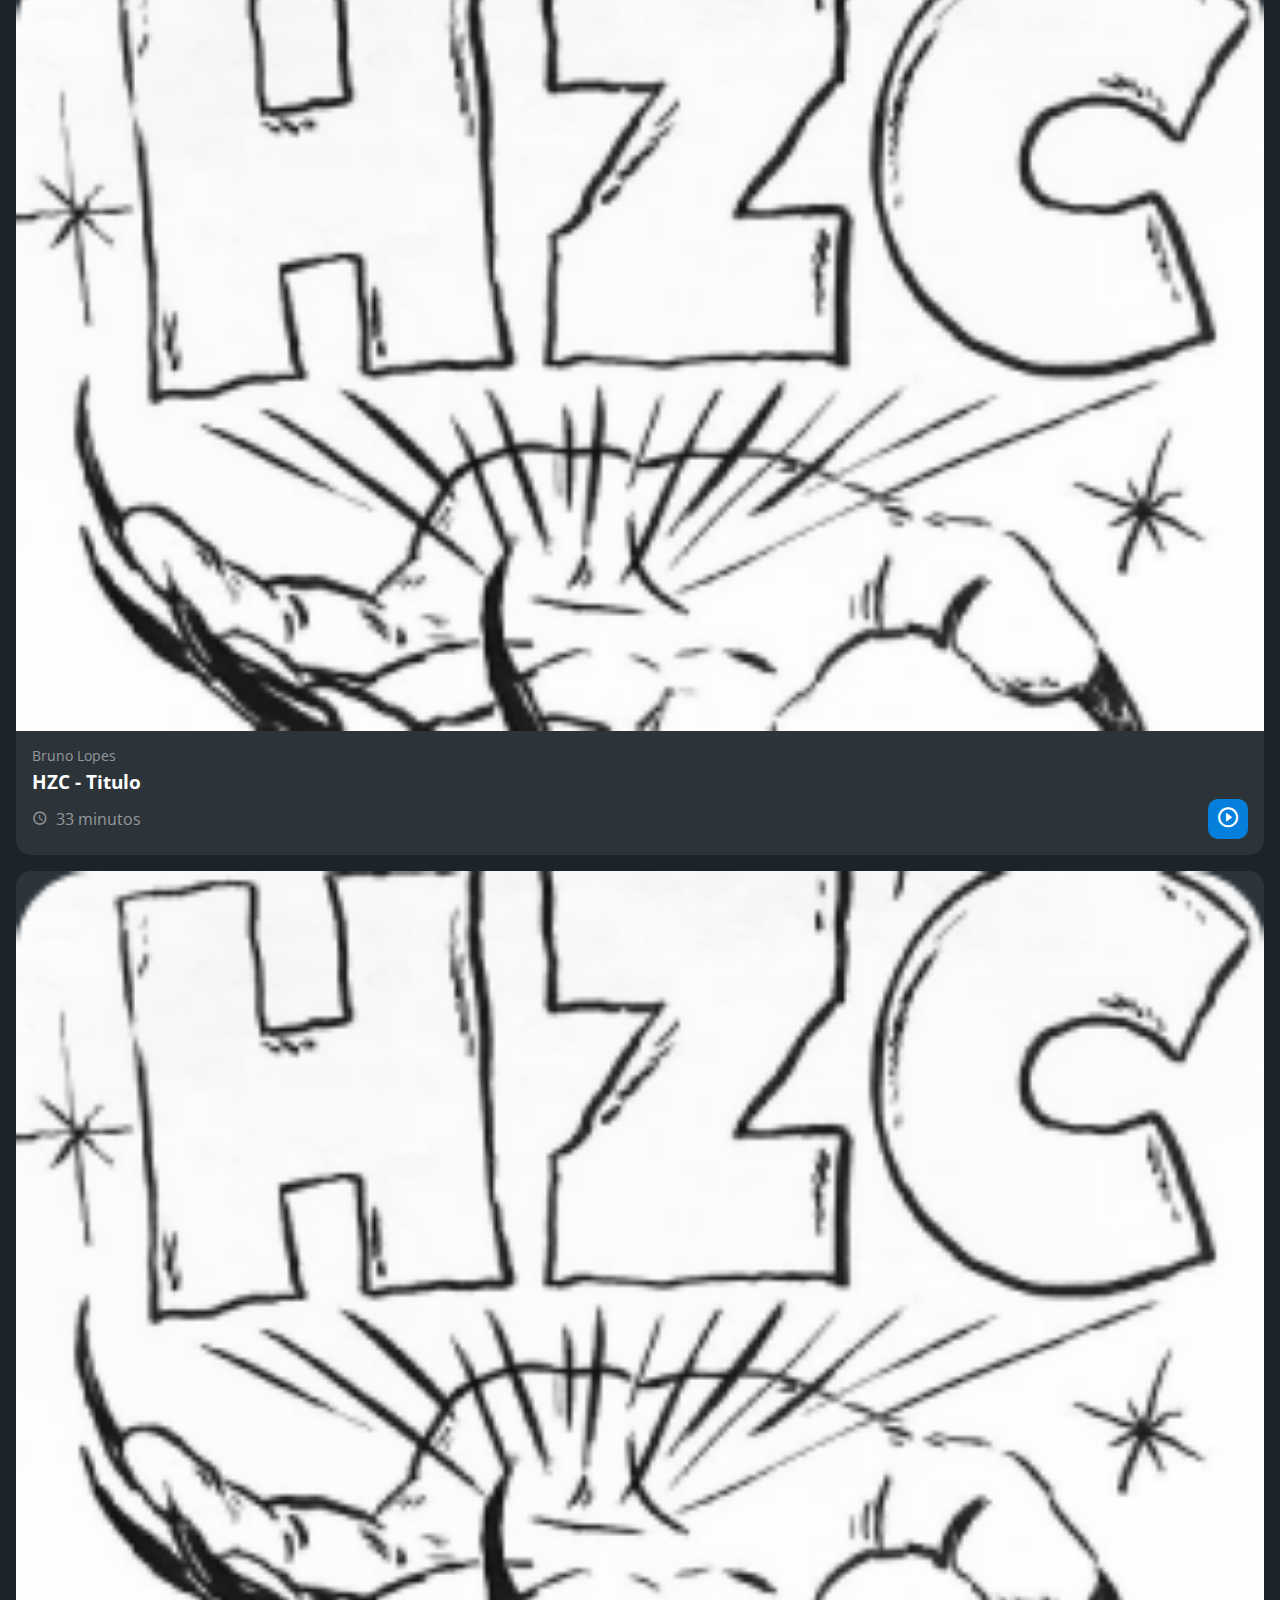
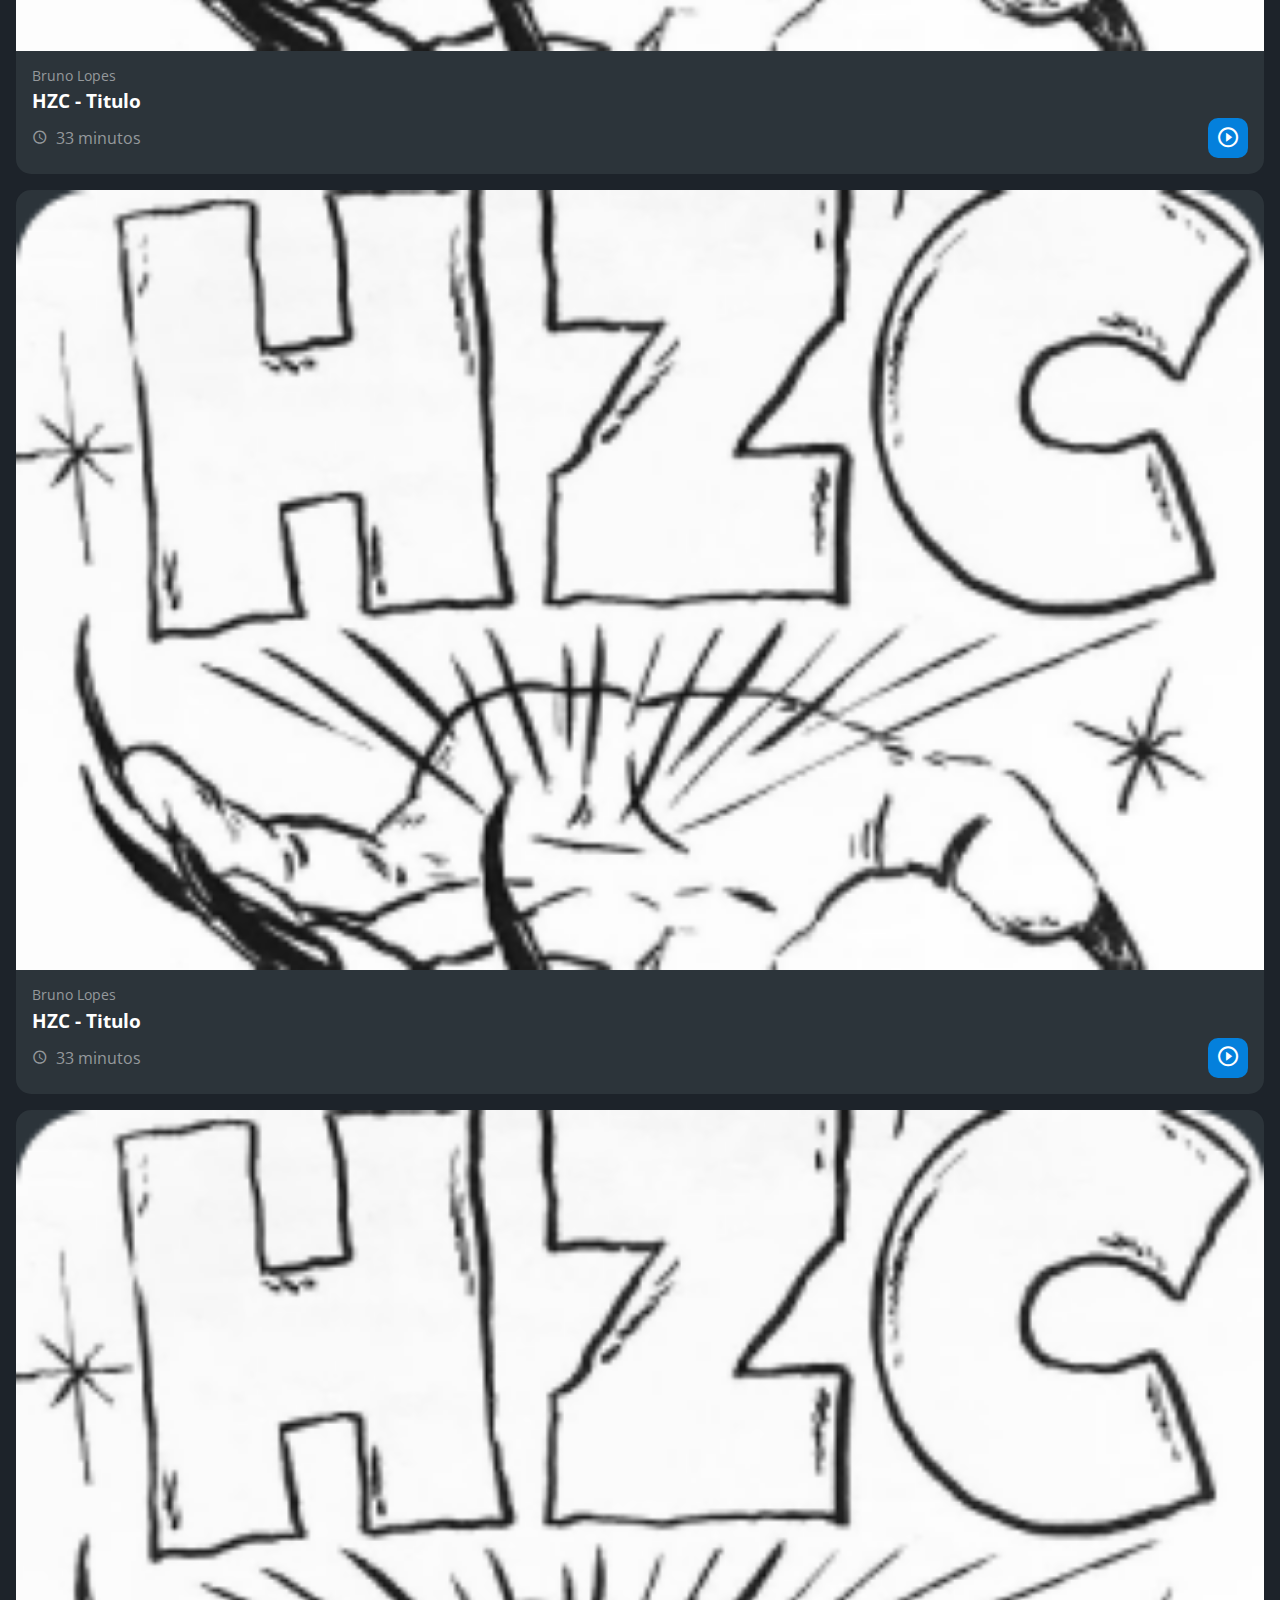
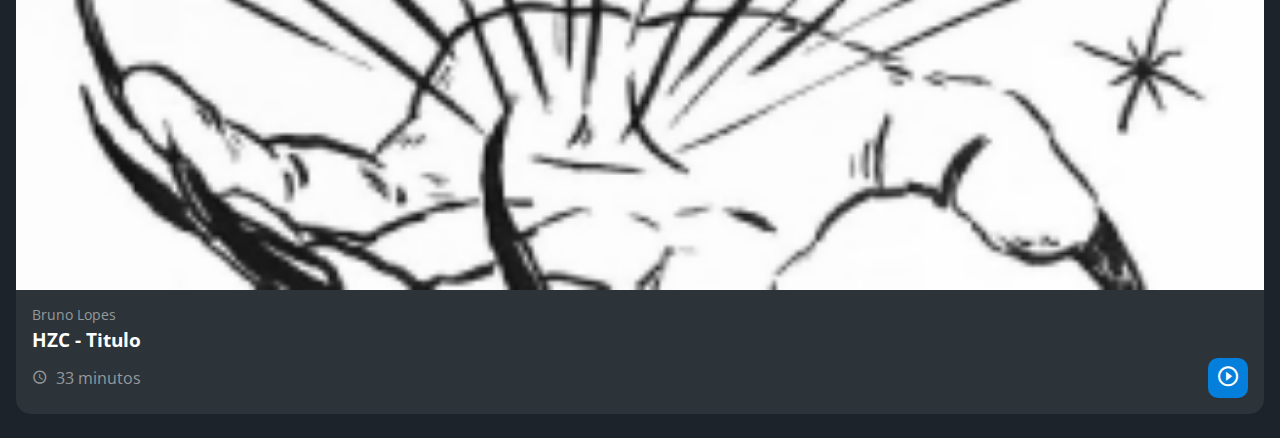
<file: Pagina Pessoal/Alura/HTML-CSS/flex-e-grid-main/index.html>
<!DOCTYPE html>
<html lang="pt-br">
<head>
    <meta charset="UTF-8">
    <meta http-equiv="X-UA-Compatible" content="IE=edge">
    <meta name="viewport" content="width=device-width, initial-scale=1.0">
    <title>HZC | Home</title>

    <link rel="preconnect" href="https://fonts.googleapis.com">
    <link rel="preconnect" href="https://fonts.gstatic.com" crossorigin>
    <link rel="stylesheet" href="https://fonts.googleapis.com/css2?family=Open+Sans:wght@400;600;700&display=swap">
    <link rel="stylesheet" href="assets/css/reset.css">
    <link rel="stylesheet" href="assets/css/estilos.css">



</head>
<body>
    <header class="cabecalho">
        <button class="cabecalho__menu" aria-label="Menu"><i></i></button>

        <img src="assets/img/logo.svg" alt="logo da HZC" class="cabecalho__logo">
        <p class="cabecalho__perfil">Bruno Lopez
        </p>

        <button class="cabecalho__notificacao"><i></i></button >
    </header>

    <nav class="menu-lateral menu-lateral--ativo">
        <img src="assets/img/logo.svg" alt="" class="menu-lateral__logo">
        <a href="#" class="menu-lateral__link menu-lateral__link--inicio ">Inicio</a>
        <a href="#" class="menu-lateral__link menu-lateral__link--videos ">Videos</a>
        <a href="#" class="menu-lateral__link menu-lateral__link--picos ">Picos</a>
        <a href="#" class="menu-lateral__link menu-lateral__link--integrantes ">Integrantes</a>
        <a href="#" class="menu-lateral__link menu-lateral__link--camisas ">Camisas</a>
        <a href="#" class="menu-lateral__link menu-lateral__link--pinturas ">Pinturas</a>
    </nav>
    <main class="principal">
        <h2 class="titulo-pagina">Inicio</h2>

        <article class="cartao cartao--destaque">
            <img src="assets/img/banner-mobile_1.png" alt="Banner do Cartao">

            <div class="cartao__conteudo">
                <p class="cartao__destaque">Video em destaque</p>
                <h3 class="cartao__titulo">HZC - Titulo</h3>
                <p class="cartao-perfil">Bruno Lopes</p>
                <p class="cartao__info cartao__info--tempo">33 minutos</p>
                <p class="cartao__info cartao__info--visualizacao">33 visualizações</p>
                <button class="cartao__botao cartao__botao--play cartao__botao--destaque">Assistir Agora</button>
                
            </div>
        </article>
        <article class="cartao cartao--destaque">
            <h3 class="cartao__titulo">Video Recentes</h3>
            <a href="#" class="cartao__link">Ver todos</a>
            <ul class="cartao__lista">
                <li class="cartao__item">
                    <img src="assets/img/miniatura_1.png" alt="thumbnail" class="cartao__item-thumbnail">
                    <h4 class="cartao__item-titulo" >HZC - Love machine</h4>
                    <p class="cartao__item-perfil">Bruno Lopez</p>
                </li>
                <li class="cartao__item">
                    <img src="assets/img/miniatura_1.png" alt="thumbnail" class="cartao__item-thumbnail">
                    <h4 class="cartao__item-titulo" >HZC - Love machine</h4>
                    <p class="cartao__item-perfil">Bruno Lopez</p>
                </li>
                <li class="cartao__item">
                    <img src="assets/img/miniatura_1.png" alt="thumbnail" class="cartao__item-thumbnail">
                    <h4 class="cartao__item-titulo" >HZC - Love machine</h4>
                    <p class="cartao__item-perfil">Bruno Lopez</p>
                </li>
                <li class="cartao__item">
                    <img src="assets/img/miniatura_1.png" alt="thumbnail" class="cartao__item-thumbnail">
                    <h4 class="cartao__item-titulo" >HZC - Love machine</h4>
                    <p class="cartao__item-perfil">Bruno Lopez</p>
                </li>
                <li class="cartao__item">
                    <img src="assets/img/miniatura_1.png" alt="thumbnail" class="cartao__item-thumbnail">
                    <h4 class="cartao__item-titulo" >HZC - Love machine</h4>
                    <p class="cartao__item-perfil">Bruno Lopez</p>
                </li>
            </ul>
        </article>
    
    

        <section class="secao">
            <h3 class="titulo-secao">Videos mais vistos</h3>
            <article class="cartao ">
                <img src="assets/img/video_1.png" alt="Video">
    
                <div class="cartao__conteudo">
                    <p class="cartao-perfil">Bruno Lopes</p>
                    <h3 class="cartao__titulo">HZC - Titulo</h3>
                    <p class="cartao__info cartao__info--tempo">33 minutos</p>
                    <button class="cartao__botao cartao__botao--play " aria-label="Assitir Agora"></button>
                    
                </div>
            </article>
            <article class="cartao ">
                <img src="assets/img/video_1.png" alt="Video">
    
                <div class="cartao__conteudo">
                    <p class="cartao-perfil">Bruno Lopes</p>
                    <h3 class="cartao__titulo">HZC - Titulo</h3>
                    <p class="cartao__info cartao__info--tempo">33 minutos</p>
                    <button class="cartao__botao cartao__botao--play " aria-label="Assitir Agora"></button>
                    
                </div>
            </article>
            <article class="cartao ">
                <img src="assets/img/video_1.png" alt="Video">
    
                <div class="cartao__conteudo">
                    <p class="cartao-perfil">Bruno Lopes</p>
                    <h3 class="cartao__titulo">HZC - Titulo</h3>
                    <p class="cartao__info cartao__info--tempo">33 minutos</p>
                    <button class="cartao__botao cartao__botao--play " aria-label="Assitir Agora"></button>
                    
                </div>
            </article>
            <article class="cartao ">
                <img src="assets/img/video_1.png" alt="Video">
    
                <div class="cartao__conteudo">
                    <p class="cartao-perfil">Bruno Lopes</p>
                    <h3 class="cartao__titulo">HZC - Titulo</h3>
                    <p class="cartao__info cartao__info--tempo">33 minutos</p>
                    <button class="cartao__botao cartao__botao--play " aria-label="Assitir Agora"></button>
                    
                </div>
            </article>
            <article class="cartao cartao--destaque">
                <h3 class="cartao__titulo">Video Recentes</h3>
                <a href="#" class="cartao__link">Ver todos</a>
                <ul class="cartao__lista">
                    <li class="cartao__item">
                        <img src="assets/img/miniatura_1.png" alt="thumbnail" class="cartao__item-thumbnail">
                        <h4 class="cartao__item-titulo" >HZC - Love machine</h4>
                        <p class="cartao__item-perfil">Bruno Lopez</p>
                    </li>
                    <li class="cartao__item">
                        <img src="assets/img/miniatura_1.png" alt="thumbnail" class="cartao__item-thumbnail">
                        <h4 class="cartao__item-titulo" >HZC - Love machine</h4>
                        <p class="cartao__item-perfil">Bruno Lopez</p>
                    </li>
                    <li class="cartao__item">
                        <img src="assets/img/miniatura_1.png" alt="thumbnail" class="cartao__item-thumbnail">
                        <h4 class="cartao__item-titulo" >HZC - Love machine</h4>
                        <p class="cartao__item-perfil">Bruno Lopez</p>
                    </li>
                    <li class="cartao__item">
                        <img src="assets/img/miniatura_1.png" alt="thumbnail" class="cartao__item-thumbnail">
                        <h4 class="cartao__item-titulo" >HZC - Love machine</h4>
                        <p class="cartao__item-perfil">Bruno Lopez</p>
                    </li>
                    <li class="cartao__item">
                        <img src="assets/img/miniatura_1.png" alt="thumbnail" class="cartao__item-thumbnail">
                        <h4 class="cartao__item-titulo" >HZC - Love machine</h4>
                        <p class="cartao__item-perfil">Bruno Lopez</p>
                    </li>
                </ul>
            </article>

        </section>
        <section class="secao">
            <h3 class="titulo-secao">Videos mais vistos</h3>
            <article class="cartao ">
                <img src="assets/img/video_1.png" alt="Video">
    
                <div class="cartao__conteudo">
                    <p class="cartao-perfil">Bruno Lopes</p>
                    <h3 class="cartao__titulo">HZC - Titulo</h3>
                    <p class="cartao__info cartao__info--tempo">33 minutos</p>
                    <button class="cartao__botao cartao__botao--play " aria-label="Assitir Agora"></button>
                    
                </div>
            </article>
            <article class="cartao ">
                <img src="assets/img/video_1.png" alt="Video">
    
                <div class="cartao__conteudo">
                    <p class="cartao-perfil">Bruno Lopes</p>
                    <h3 class="cartao__titulo">HZC - Titulo</h3>
                    <p class="cartao__info cartao__info--tempo">33 minutos</p>
                    <button class="cartao__botao cartao__botao--play " aria-label="Assitir Agora"></button>
                    
                </div>
            </article>
            <article class="cartao ">
                <img src="assets/img/video_1.png" alt="Video">
    
                <div class="cartao__conteudo">
                    <p class="cartao-perfil">Bruno Lopes</p>
                    <h3 class="cartao__titulo">HZC - Titulo</h3>
                    <p class="cartao__info cartao__info--tempo">33 minutos</p>
                    <button class="cartao__botao cartao__botao--play " aria-label="Assitir Agora"></button>
                    
                </div>
            </article>
            <article class="cartao ">
                <img src="assets/img/video_1.png" alt="Video">
    
                <div class="cartao__conteudo">
                    <p class="cartao-perfil">Bruno Lopes</p>
                    <h3 class="cartao__titulo">HZC - Titulo</h3>
                    <p class="cartao__info cartao__info--tempo">33 minutos</p>
                    <button class="cartao__botao cartao__botao--play " aria-label="Assitir Agora"></button>
                    
                </div>
            </article>

        </section>
    </main>

    <script src="index.js"></script>
</body>
</html>
</file>
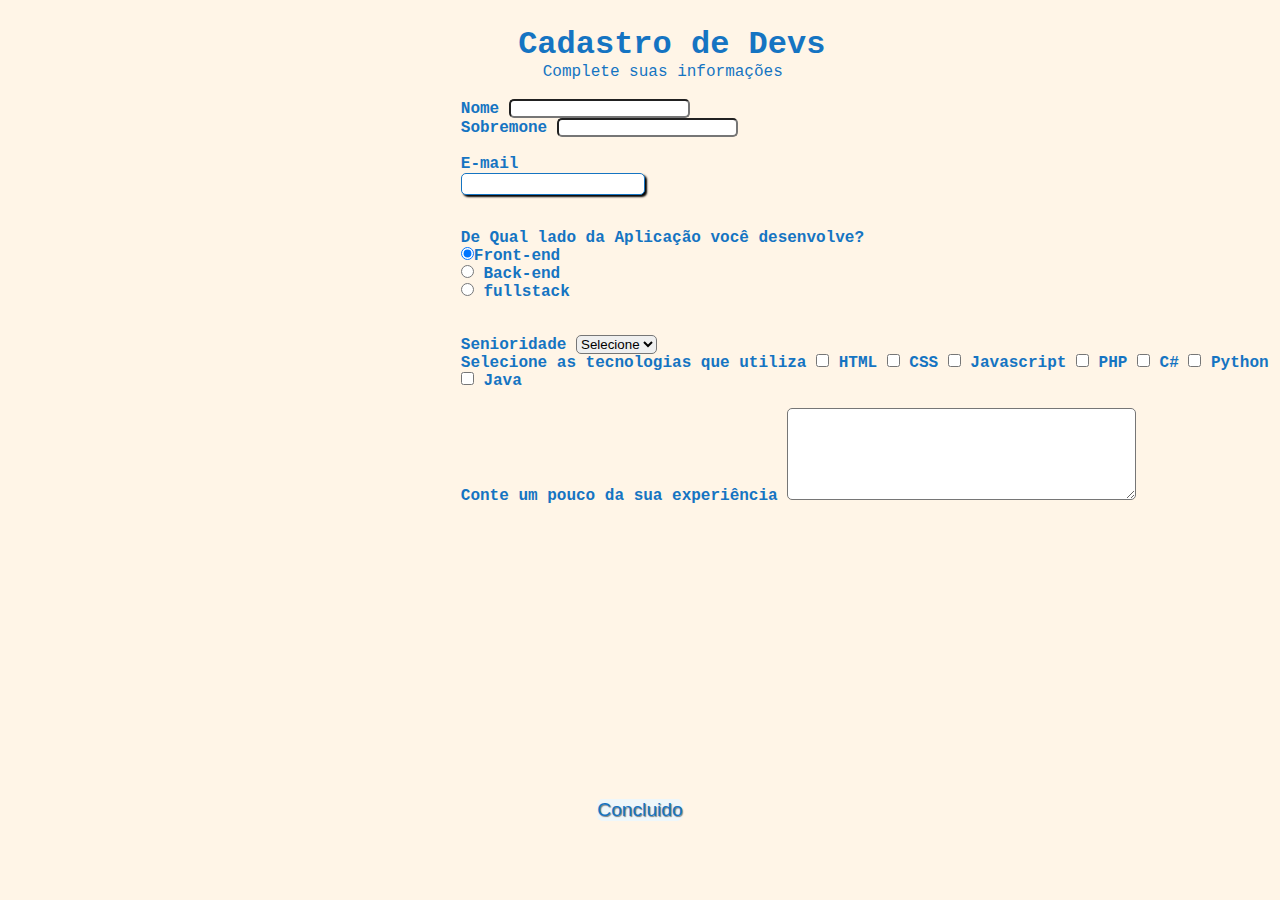
<file: formulario HTML/form.html>
<!DOCTYPE html>
<html lang="pt-br">
<head>
    <meta charset="UTF-8">
    <meta http-equiv="X-UA-Compatible" content="IE=edge">
    <meta name="viewport" content="width=device-width, initial-scale=1.0">
    <title>Cadastro</title>
    <link rel="stylesheet" href="formulario.css">

</head>
<body>
    <div>
        <h1 id="titulo">Cadastro de Devs</h1>
        <p id="subtitulo">Complete suas informações</p>
        <br>
    </div>

    <form action="">
        <fieldset class="grupo">
            <div>
                <label for="nome"><strong>Nome</label>
                <input type="text" name="nome" id="nome" required>
            </div>

            <div>
                <label for="sobrenome">Sobremone</label>
                <input type="text" name="sobrenome" id="sobrenome" required>
            </div>
        </fieldset>
<br>
        <div class="campo">
            <label for="email">E-mail</label>
            <input type="email" name="emailmail" id="email" required>
        </div>
<br>
        <div class="campo">
            <label for="">
                De Qual lado da Aplicação você desenvolve?
            </label>
            <label for="">
                <input type="radio" name="devweb" value="frontend" checked>Front-end
            </label>

            <label for="">
                 <input type="radio" name="devweb" value="backend"> Back-end
            </label>

            <label for="">
                 <input type="radio" name="devweb" value="fullstack"> fullstack
            </label>
        </div>
<br>
        <div>
            <label for="senioridade">Senioridade</label>
            <select name="" id="senioridade">
                <option value="selected disabled value">Selecione</option>
                <option value="">Junior</option>
                <option value="">Pleno</option>
                <option value="">Senior</option>
            </select>
        </div>

        <fieldset class="grupo">
            <div id="check">
                <label for="">Selecione as tecnologias que utiliza</label>
                <input type="checkbox" id="tecnologia1" name="tecnologia1" value="HTML">
                <label for="tecnologia1"> HTML</label>
                <input type="checkbox" id="tecnologia2" name="tecnologia2"   value="CSS"   >
                <label for="tecnologia2">CSS</label>
                <input type="checkbox" id="tecnologia3" name="tecnologia3" value=" Javascript">
                <label for="tecnlogia3">Javascript</label>
                <input type="checkbox" id="tecnologia4" name="tecnologia4"  value="PHP">
                <label for="tecnologia4">PHP</label>
                <input type="checkbox" id="tecnologia5" name="tecnoliga5" value="C#">
                <label for="tecnologia5">C#</label>
                <input type="checkbox" id="tecnologia6" name="tecnologia6" value="Python">
                <label for="tecnologia6">Python</label>
                <input type="checkbox" id="tecnologia7" name="tecnologia7" value="Java">
                <label for="tecnologia7">Java</label>
            </div>
        </fieldset>    

        <div>
            <br>
            <label for="">Conte um pouco da sua experiência</label>
            <textarea name="experiencia" cols="30" rows="6" style="width: 26em;" id="experiencia"></textarea>
        </div>

        <button type="submit" class="botao">Concluido</button>
    </form>
</body>
</html>
</file>
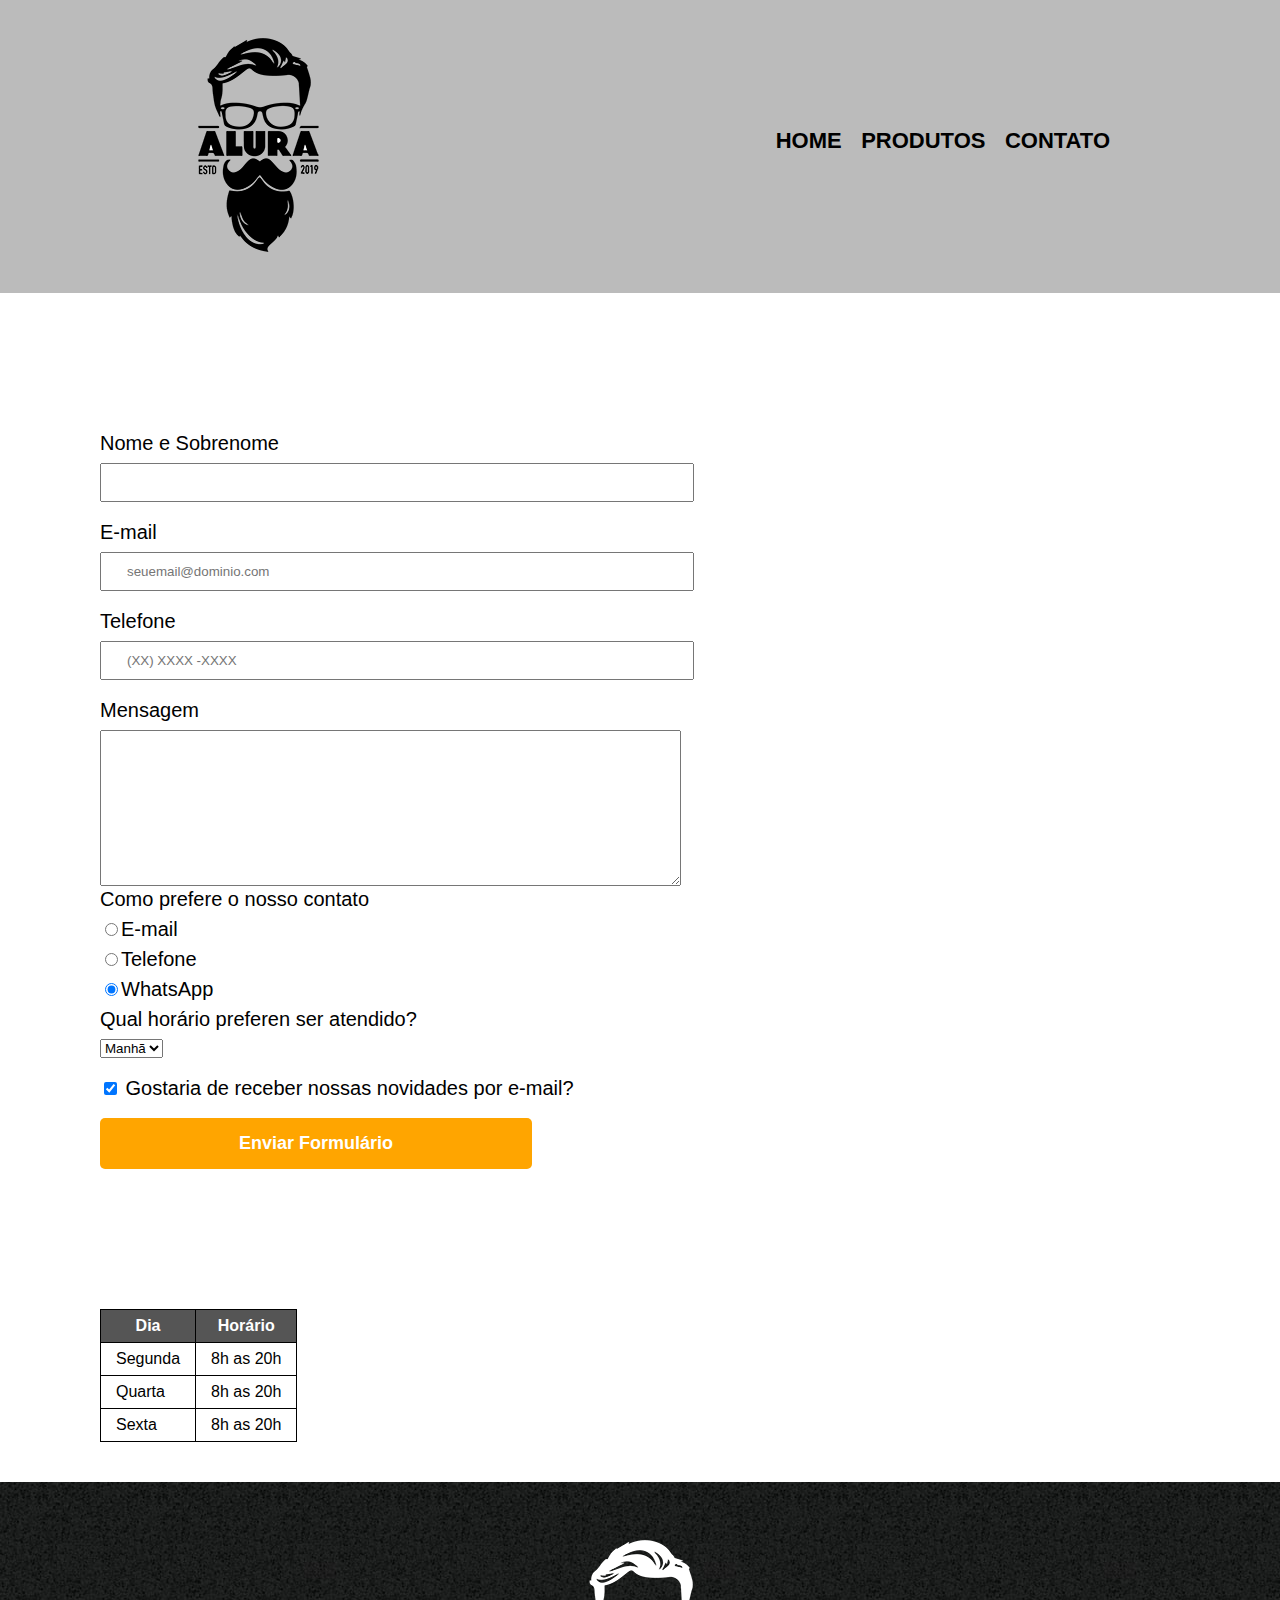
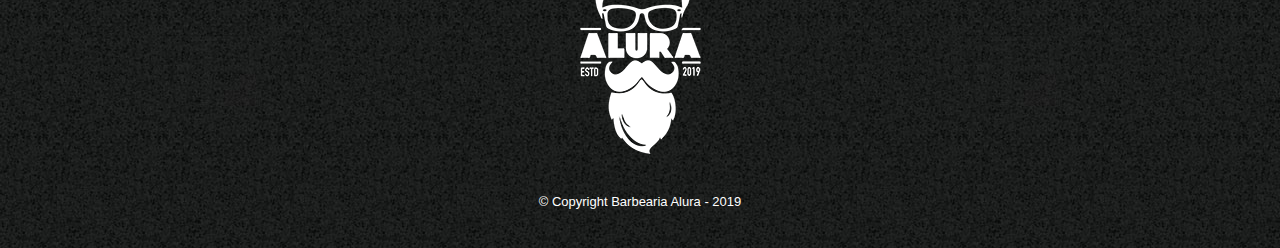
<file: Pagina Pessoal/Alura/HTML-CSS/Barbearia/contato.html>
<!DOCTYPE html>
<html lang="pt-br">
<head>
    <meta charset="UTF-8">
    <meta http-equiv="X-UA-Compatible" content="IE=edge">
    <meta name="viewport" content="width=device-width, initial-scale=1.0">

    <link rel="stylesheet" href="reset.css">
    <link rel="stylesheet" href="style.css">
    <title>Contato - Barbearia Alura</title>
</head>
    <body>
        <header>
        <div class="caixa">
            <h1><img src="logo.png" alt="Logo da Barbearia Alura" srcset=""></h1>
            <nav>
                <ul>
                    <li><a href="index.html">Home</a></li>
                    <li><a href="produtos.html">Produtos</a></li>
                    <li><a href="contato.html">Contato</a></li>
                </ul>
            </nav>
        </div>
        </header>

        <main>
            <form action="">
                <label for="nomeSobrenome">Nome e Sobrenome</label>
                <input type="text" id="nomeSobrenome" class="input-padrao" required>

                <label for="email"> E-mail </label>
                <input type="email" id="email" class="input-padrao" required placeholder="seuemail@dominio.com">

                <label for="telefone"> Telefone </label>
                <input type="tel" id="telefone" class="input-padrao" required placeholder="(XX) XXXX -XXXX">

                <label for="msg">Mensagem</label>
                <textarea name="" id="msg" cols="70" rows="10"></textarea class="input-padrao" required>

                <fieldset>
                    <legend class="teste" id="teste">Como prefere o nosso contato</legend>
                    
                    <label for="radio-email"><input type="radio" name="contato" value="E-mail" id="radio-email">E-mail</label>
                    

                    <label for="radio-tel"><input type="radio" name="contato" value="telefone" id="radio-tel">Telefone</label>
                    

                    <label for="radio-whatsapp"><input type="radio" name="contato" value="whatsApp" id="radio-whatsapp" checked>WhatsApp</label>
                </fieldset>

                <fieldset>
                    <legend>Qual horário preferen ser atendido?</legend>
                    <select name="" id=""> 
                        <option value="">Manhã</option>
                        <option value="">Tarde</option>
                        <option value="">Noite</option>
                    </select>
                </fieldset>

                <label for="" class="checkbox"><input type="checkbox" checked>  Gostaria de receber nossas novidades por e-mail?</label>


                <input type="submit" value="Enviar Formulário" class="enviar">
            </form>

            <table> 
                <thead>
                    <tr>
                        <th>Dia</th>
                        <th>Horário</th>
                    </tr>
                </thead>
                <tbody>
                    <tr>
                        <td>Segunda</td>
                        <td>8h as 20h</td>
                    </tr>
                    <tr>
                        <td>Quarta</td>
                        <td>8h as 20h</td>
                    </tr>
                    <tr>
                        <td>Sexta</td>
                        <td>8h as 20h</td>
                    </tr>
                </tbody>
            </table>


        </main>


        <footer>
            <img src="logo-branco.png" alt="Logo da Barbearia Alura">
            <p class="copyright">&copy; Copyright Barbearia Alura - 2019</p>
        </footer>
    </body>
</html>
</file>
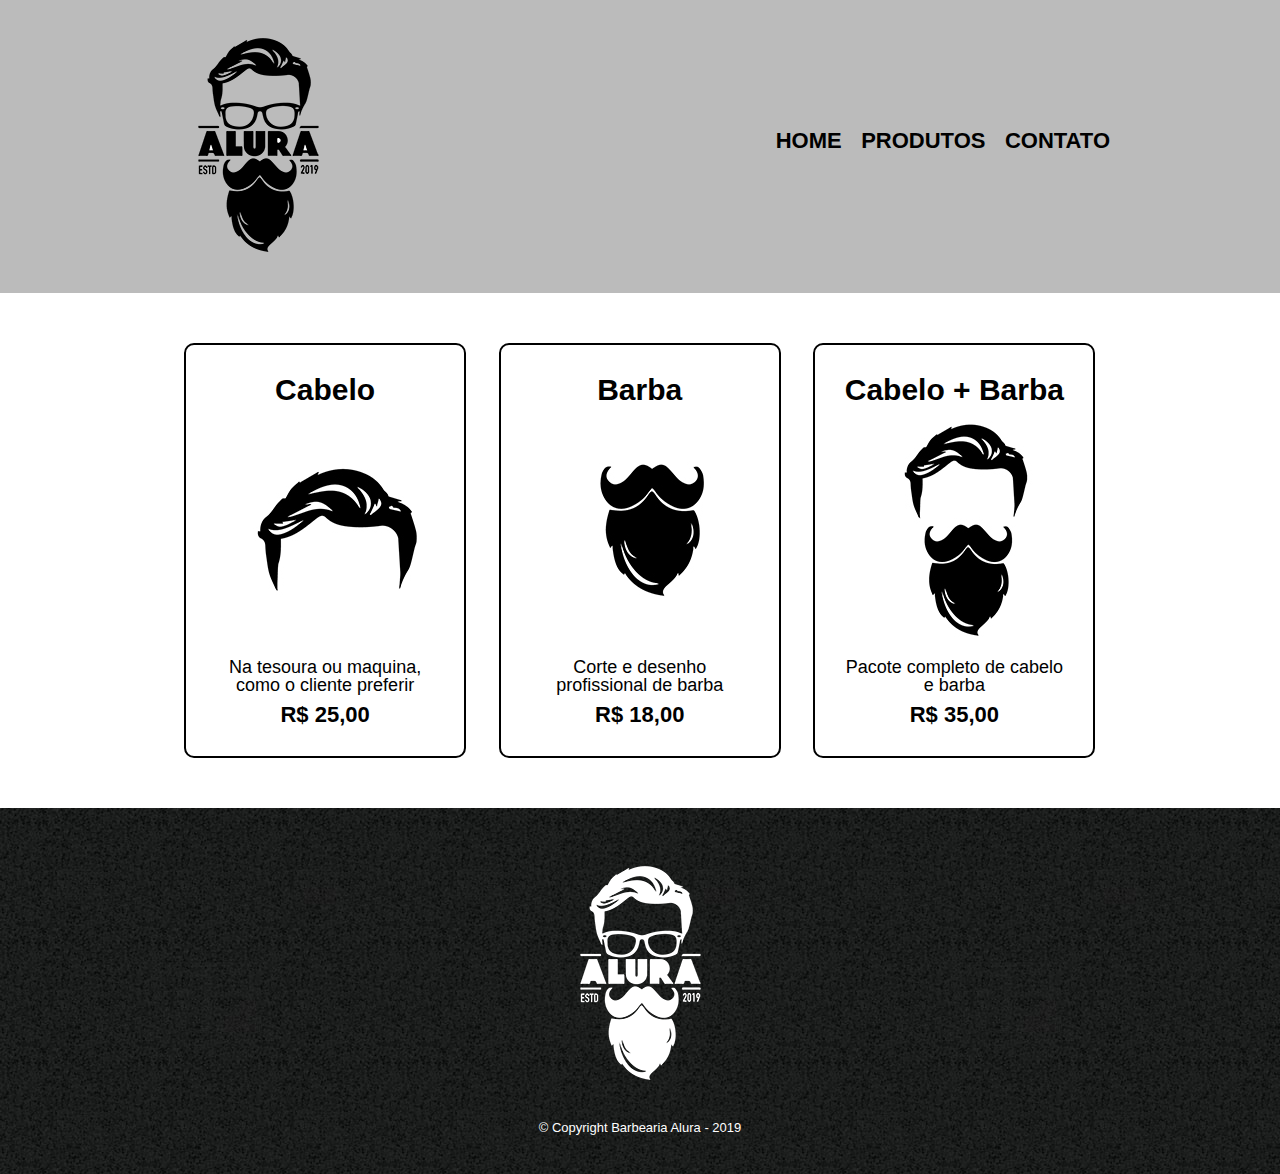
<file: Pagina Pessoal/Alura/HTML-CSS/Barbearia/produtos.html>
<!DOCTYPE html>
<html lang="pt-br">
<head>
    <meta charset="UTF-8">
    <meta http-equiv="X-UA-Compatible" content="IE=edge">
    <meta name="viewport" content="width=device-width, initial-scale=1.0">

    <link rel="stylesheet" href="reset.css">
    <link rel="stylesheet" href="style.css">
    <title>Produtos - Barberia Alura</title>
</head>
    <body>
        <header>
        <div class="caixa">
            <h1><img src="logo.png" alt="logoAlura" srcset=""></h1>
            <nav>
                <ul>
                    <li><a href="index.html">Home</a></li>
                    <li><a href="produtos.html">Produtos</a></li>
                    <li><a href="contato.html">Contato</a></li>
                </ul>
            </nav>
        </div>
        </header>
        
        <main>
            <ul class="produtos">
                <li>
                    <h2>Cabelo</h2>
                    <img src="cabelo.jpg" alt="" class="img">
                    <p class="produto-descricao">Na tesoura ou maquina, como o cliente preferir</p>
                    <p class="produto-preco">R$ 25,00</p>
                </li>
                <li>
                    <h2>Barba</h2>
                    <img src="barba.jpg" alt="" class="img">
                    <p class="produto-descricao"> Corte e desenho profissional de barba</p>
                    <p class="produto-preco">R$ 18,00</p>
                </li>
                <li>
                    <h2>Cabelo + Barba</h2>
                    <img src="cabelo+barba.jpg" alt="" class="img">
                    <p class="produto-descricao"> Pacote completo de cabelo e barba</p>
                    <p class="produto-preco">R$ 35,00</p>
                </li> 
            </ul>
           
        </main>

        <footer>
            <img src="logo-branco.png" alt="">
            <p class="copyright">&copy; Copyright Barbearia Alura - 2019</p>
        </footer>
    </body>
</html>
</file>
<file: Pagina Pessoal/aluramidi-curso-arquivos-iniciais/css/estilos.css>
:root {
  --cinza: #aaa;
  --vermelha: #e93d50;
  --vermelha-escura: #af303f;
  --branca: #fff;
  --luz: rgb(229, 255, 0);
}

body {
  align-items: center;
  background: linear-gradient(45deg, #a7cfdf 0%,#23538a 100%);
  display: flex;
  justify-content: center;
  flex-direction: column;
  font-family: 'Montserrat', sans-serif;
  min-height: 100vh;
}

h1 {
  color: var(--branca);
  margin-bottom: 20px;
  font-size: 2rem;
}

.teclado {
  background: linear-gradient(to bottom, #eeeeee 0%,#cccccc 100%);
  box-shadow: 6px 8px 0 6px #666, 10px 10px 10px #000;
  border-radius: 30px;
  display: grid;
  gap: 10px;
  grid-template-columns: repeat(3, 1fr);
  padding: 10px;
}

.tecla {
  background-color: var(--branca);
  border-radius: 30px;
  box-shadow: 3px 3px 0 var(--cinza);
  color: var(--vermelha);
  cursor: pointer;
  height: 120px;
  font-size: 1.75em;
  font-weight: bold;
  line-height: 120px;
  text-align: center;
  width: 120px;
}

.tecla.ativa,
.tecla:active {
  background-color: var(--vermelha);
  border: 4px solid  var(--vermelha);
  box-shadow: 3px 3px 0 var(--vermelha-escura) inset;
  color: var(--branca);
  outline: none;
}

.tecla.focus,
.tecla:focus {
  outline: none;
  box-shadow: 1px 1px 10px var(--luz);
}

.tecla.active:focus,
.tecla:active:focus {
  box-shadow: 3px 3px 0 var(--vermelha-escura) inset, 1px 1px 10px var(--luz);
}
</file>
<file: Pagina Pessoal/Home/style.css>
@charset'UTF-8';

body{
    background-color: #F2E9DC;
}

.contato{
    text-align: right;
    text-decoration: none;
    marker: none;
    list-style-type: none;
    padding: 20px;
}    

footer {
    display: flex ; 
    justify-content: space-around;
    padding: 30%;
}

.pic {
    width: 150px;
    height: 170px;

}
</file>
<file: Pagina Pessoal/Landing Page Pessoal/Landing Page Pessoal/style.css>
@import url('https://fonts.googleapis.com/css2?family=La+Belle+Aurore&family=Oxygen:wght@300;400;700&display=swap');

:root{
    --verde-escuro: #172121ff;
    --cinza-escuro: #444554ff;
    --cinza-menosEscuros: #7f7b82ff;
    --sombra-preto: #bfacb5ff;
    --rose: #e5d0ccff;
    --branco: #ffff;

    --fonte-nome: 'La Belle Aurore';
    --fonte-padrao: 'Oxygen';
    
}

body{
    background: var(--verde-escuro);
    font-family: var(--fonte-padrao);
    color: var(--branco);
}

.nome__logo{
    font-family: var(--fonte-nome);
    font-size: 40px;
    text-align: center;
    padding: 15px;
}

.div__principal{
    display: flex;
    flex-direction: column;
    align-items: center;
}

.img__perfil{
    width: 300px;
    height: 300px;
    padding: 4px;
    border: 3px solid var(--rose);
    border-radius: 50%;
}
</file>
<file: Pagina Pessoal/Alura/HTML-CSS/Alura-Plus/style.css>
:root{
    --branco-principal:#FFFFFF;
    --cinza-secundario: #C0C0C0;
    --botao-azul: #167BF7;
    --cor-de-fundo: #00030C;
    --fonte-principal: 'Inter';
    --botao-azul-efeito: #377bcf;
}

*{
    margin: 0;
    padding: 0;
}

body{
    background-color: var(--cor-de-fundo);
    color: var(--branco-principal);
    font-family: var(--fonte-principal);
    font-size: 16px;
    font-weight: 400;
}

.principal{
    background-image: url("imagens/Background.png");
    background-repeat: no-repeat;
    background-size: contain;
    align-items: center;
    text-align: center;
    
}

.container{
    height: 100vh;
    display: grid;
    grid-template-columns: 50% 50%;
}

.container__botao {
    background-color: var(--botao-azul);
    border-radius: 5px;
    padding: 1em;
    color: var(--branco-principal);
    display: block;
    text-decoration: none;
    margin-bottom: 1em;
    transition: 0.25s;
}

.container__botao:hover{
    background-color: var(--botao-azul-efeito);
    color: var(--cor-de-fundo);
    transform: scale(1.2);
    
}


.botao_secundario {
    background-color: transparent;
    border: 2px solid var(--branco-principal);
}

.container__aviso {
    font-size: 12px;
    color: var(--cinza-secundario);
}

.container__titulo {
    font-size: 28px;
    font-weight: 700;
}

.container__imagem {
    margin: 1em 0 2em 0;
}

.container__caixa {
    margin: 0 6em;
}

.secundario__imagem {
    width: 80%;

}

.secundario {
    align-items: center;
    margin: 0 10em;
}

.descricao__titulo {
    font-weight: 700;
    font-size: 48px;
    color: var(--branco-principal);
    margin-bottom: 0.1em;
}

.descricao__texto{
    color: var(--cinza-secundario);
}

.secundario__botao{
    display: inline-block;
    margin-top: 1em;
}

.container__descricao{
    padding: 2em;
}

.dispositivos__lista {
    display: flex;
    justify-content: center;
    list-style-type: none;
    margin: 5em 0;
}

.dispositivos{
    text-align: center;
}

.dispositivos__titulo{
    font-size: 48px;
    color: var(--branco-principal);
}

.lista__item{
    font-size: 32px;
    color: var(--branco-principal);

}

.rodape{
    text-align: center;
    margin: 5em 3em;
}

.rodape__lista {
    display: flex;
    justify-content: center;
    list-style-type: none;
    margin-top: 1em;
}

.lista__link a{
    text-decoration: none;
    color: var(--branco-principal);
    margin-left: 1em;
}

.rodape__texto{
    margin: 1em 0;
    font-size: 14px;
    color: var(--cinza-secundario);
}

.lista__link a:hover{
    color: var(--botao-azul);
}

.lista__link a:active {
    color: purple;
}
</file>
<file: Pagina Pessoal/Alura/HTML-CSS/Alurabook/style.css>
@import url(styles/header.css);
@import url(styles/banner.css);
@import url(styles/carrossel.css);
@import url(styles/topicos.css);
@import url(styles/contato.css);
@import url(styles/rodape.css);

:root{
    --cor-de-fundo: #EBECEE;
    --branco: #FFFFFF;
    --laranja: #EB9B00;
    --azul-gradiente:  linear-gradient(97.54deg, #002F52 35.49%, #326589 165.37%);
    --font-principal: "Poppins";
    --azul: #002F52;
    --font-secundaria: "Josefin Sans";
    --preto: #000000;

}

body{
    background-color: var(--cor-de-fundo);
    font-family: var(--font-principal);
    font-size: 16px;
    font-weight: 400;
}
</file>
<file: Pagina Pessoal/Alura/HTML-CSS/flex-e-grid-main/assets/css/estilos.css>
@font-face {
    font-family: 'icones';
    src: url(../font/icones.ttf);
}

body{
    background-color:#1D232A ;
    font-family: 'Open Sans','icones', sans-serif;
    color:#ffffff ;
}

@media screen and (min-width: 1440px){
    body{
        display: grid;
        grid-template-columns: auto 1fr;

    }
}

.cabecalho {
    display: flex;
    justify-content: space-between;
    align-items: center;
    background-color:#15191C ;
    padding: 8px 16px;
    box-shadow: 0px 4px 4px rgba(0, 0, 0, 0.16);

}

.cabecalho__menu i::before {
    content: "\e904";
    font-size: 24px;
}

.cabecalho__notificacao i::before {
    content: "\e906";
    font-size: 24px;
}

.cabecalho__logo {
    width: 40px;
}

.cabecalho__perfil{
    display: none;
}

@media screen and (min-width: 1440px){
    .cabecalho{
        background-color: #1D232A;
        display: grid;
        grid-template-columns: 1fr auto;
        column-gap: 32px;
        padding: 16px 60px;
        height: 80px;
        box-sizing: border-box;
    }

    .cabecalho__menu{
        display: none;
    }
    

    .cabecalho__logo{
        display:none
    }

    .cabecalho__perfil{
        display: grid;
        grid-template-columns: repeat(3, auto);
        column-gap: 8px;
        align-items: center;
        justify-self: flex-end;
        color: #95999C;
        padding: 8px 32px;
        border-right: 1px solid #95999C;

    }

    .cabecalho__perfil::before{
        content: "";
        display: block;
        width: 32px;
        height: 32px;
        background-image: url(.img/profile_2.png);
        background-size: contain;
        background-repeat: no-repeat;
        background-position: center;

    }

    .cabecalho__perfil::after{
        content: "\e90d";
        color: #FFFFFF;
        font-size: 1.5rem;
    }
}


.menu-lateral{
    display: flex;
    flex-direction: column;
    background-color:#15191C ;
    width: 75vw ;
    height: 100vh;
    position: absolute;
    left: -100vw;
    transition: 00.25s;
}

.menu-lateral--ativo{
    left: 0;
    transition: 0.25s;
}

.menu-lateral__logo {
    width: 118px;
    align-self: center;
    padding: 16px;

}

.menu-lateral__link {
    height: 64px;
    color: #95999C;
    padding-left: 64px;
    display: flex;
    align-items: center;

}

.menu-lateral__link--ativo{
    color: #FFFFFF;
    padding-left: 56px;
    border-left: 8px solid #FFFFFF;
}


.menu-lateral__link::before{
    content: "";
    width: 24px;
    height: 24px;
    font-size: 24px;
    position: absolute;
    left:24px ;


}

.menu-lateral__link--inicio::before {
    content: "\e902";

}
.menu-lateral__link--videos::before {
    content: "\e90e";
    
}

.menu-lateral__link--picos::before {
    content: "\e909";

}

.menu-lateral__link--integrantes::before {
    content: "\e903";

}
.menu-lateral__link--camisas::before {
    content: "\e900";

}
.menu-lateral__link--pinturas::before {
    content: "\e90a";
}

.principal{
    padding: 24px 16px;
    display: grid;
    gap: 16px;


}

.titulo-pagina{
    font-size: 1.5rem;
    font-weight: 700;
}

.titulo-secao {
    font-size: 1.2rem;
    font-weight: 700;
}

.cartao {
    width: 100%;
    border-radius: 15px;
    overflow: hidden;
    background-color: #2C343A;
}

.cartao__destaque {
    grid-column: span 2;
}

.cartao--destaque{
    margin-bottom: 16px;

}

.cartao__conteudo{
    padding: 16px;
    display: grid;
    grid-template-columns: auto 1fr;
    gap: 8px
    ;

}

.cartao__titulo{
    font-size: 1.2rem;
    font-weight: 700;
    grid-column: span 2
}

.cartao-perfil{
    color: #95999C;
    font-size: 0.9rem;
    grid-column: span 2

}

.cartao__info{
    display: flex;
    align-items: center;
    color: #95999C;
}

.cartao__info--tempo::before{
    content: "\e90c";
    margin-right: 8px;
}

.cartao__info--visualizacao::before{
    content: "\e90f";
    margin-right: 8px;
}

.cartao__botao {
    display: flex;
    justify-content: center;
    align-items: center;
    background-color:#0480DC ;
    width: 40px;
    height: 40px;
    border-radius: 10px;
    font-size: 0.9rem;
    justify-self: flex-end;
    
}

.cartao__botao--play::before{
    content: "\e90b";
    font-size: 24px;

}

.cartao__botao--destaque{
    width: 100%;
    grid-column: span 2;


}

.cartao__botao--destaque::before{
    margin-right: 8px;
}

.secao{
    display: grid;
    gap: 16px;

}
</file>
<file: formulario HTML/formulario.css>
*{
    margin: 0;
    padding: 0;

}

#titulo{
    font-family: 'Courier New', Courier, monospace;
    color: #1574c2;
    margin-left: 7%;
}

#subtitulo{
    font-family: 'Courier New', Courier, monospace;
    color: #1574c2;
    margin-left: 10%;
}

fieldset{
    border: 0;
}

body{
    background-color: #ffebcd7a;
    font-family: 'Courier New', Courier, monospace;
    font-size: 1em;
    color: #1574c2;
    margin-left: 36%;
    margin-top: 2%;
    justify-content: center;
}
input, select, textarea, button{
    border-radius: 5px;
}
.campo{
    margin-bottom: 1em;
}

.campo label{
    margin-bottom: 0,2em;
    color: #1574c2;
    display: block;
}

fieldset.grupo .campo{
    float: left;
    margin-right: 1em;

}

.campo input[type="text"], .campo input[type="email"], .campo select, .campo textarea{
    padding: 0.2em;
    border: 1px solid #1574c2;
    box-shadow: 2px 2px 2px;
    display: block;
}

.campo select option{
    padding-right: 1em;
}
.campo input:focus, .campo select:focus, .campo textarea:focus{
    background-color: #e0e0f8;
}

.botao {
    font-size: 1.2em;
    background: rgb(239, 247, 250);
    border: 0;
    margin-bottom: 1em;
    color: #1574c2;
    padding:0.2em 0.6em
    box-shadow: 2px 2px 2px rgba(0,0,0,0.2);    
    text-shadow: 1px 1px 1px rgba(0,0,0,0.5);
    position: absolute;
    top: 90%;
    left: 50%;
    margin-right: -50%;
    transform: translate(-50%, -50%);

    
}

.botao:hover{
    background: #1574c2;
}

.check{
    display: inline-block;
}
</file>
<file: Pagina Pessoal/Alura/HTML-CSS/Barbearia/style.css>
body{
    font-family:'Montserrat', sans-serif;
}
header {
    background-color: #bbbbbb;
    padding: 20px 0;
}

.caixa {
    position: relative;
    width: 940px;
    margin: 0 auto;
}

nav {
    position: absolute;
    top: 110px;
    right: 0%;
}
nav li {
    display: inline;
    margin: 0 0 0 15px;
}

nav a {
    text-transform: uppercase;
    color: #000000;
    font-weight: bold;
    font-size: 22px;
    text-decoration: none;

}

nav a:hover {
    color: #c78c79;
    text-decoration: underline;
}

.produtos {
    width: 940px;
    margin: 0 auto;
    padding: 50px 0;

}


.produtos li{
    display: inline-block;
    text-align: center;
    width: 30%;
    vertical-align: top;
    margin: 0% 1.5%;
    padding: 30px 26px;
    box-sizing: border-box;
    border: 2px solid #000000;
    border-radius: 10px;
}

.produtos li:hover {
    border-color:#c78c79 ;
    
}

.produtos li:hover h2 {
    font-size: 32px;
}

.produtos h2 {
    font-size: 30px;
    font-weight: bold;
}

.produtos li:active{
    border-color: #088C09; 
}

.produto-descricao {
    font-size: 18px;
}

.produto-preco {
    font-size: 22px;
    font-weight: bold;
    margin-top: 10px;
}

footer {
    text-align: center;
    background: url(bg.jpg);
    padding: 40px 0;

}

.copyright {
    color: white;
    font-size: 13px;
    margin-top: 20px;
}



form{
    margin: 40px 0;
    padding: 100px;
}

form label, form legend {
    display: block;
    font-size: 20px;
    margin: 0 0 10px;
}

.input-padrao{
    display: block;
    margin: 0 0 20px;
    padding: 10px 25px;
    width: 50%;
}

.checkbox {
    margin: 20px 0;
}

.enviar{
    width: 40%;
    padding: 15px 0 ;
    background: orange;
    color: white;
    font-weight: bold;
    font-size: 18px;
    border: none;
    border-radius: 5px;
    transition: 1s all;
    cursor: pointer;


}

.enviar:hover{
    background: orangered;
    transform: scale(1.2);


}

table{
    margin: 20px 0 40px 100px;
    
}

thead {
    background: #555555;
    color: white;
    font-weight: bold;
}

td, th {
    border: 1px solid #000000;
    padding: 8px 15px ;
}

/* css da pagina inicial */


.banner {
    width: 100%;
}

.principal{

    padding: 3em 0;
    background: #fefefe;
    width: 940px;
    margin: 0 auto;
    
}

.titulo-principal {
    text-align: center;
    font-size: 2em;
    margin: 0 0 1em;
    clear: left;
    
}


.itens:before{
    content:"☆";
}

.principal p {
    margin: 0 0 1em;
}

.principal strong{
    font-weight: bold;
}

.principal em {
    font-style: italic;
}

.conteudo-beneficios{
    width: 640px;
    margin: 0 auto;

}

.lista-beneficios{
    width: 40%;
    display: inline-block;
    vertical-align: top;
}

.itens {
    line-height: 1.5;
}

.itens:first-child{
    font-weight: bold;
    
}

.imgbeneficios:hover{
    opacity: 0.3;
    
}

.imgbeneficios {
    width: 60%;
    opacity: 1;
    transition: 400ms;
    box-shadow: 10px 10px 5px #000000;
    
}

.utencilios {
    width: 120px;
    float: left;
    margin: 0 20px 20px 0;
}

.beneficios{
    padding: 3em;
    background: #888888;
}

.mapa {
    padding: 3em 0 ;
    background: linear-gradient(#fefefe,#888888)
}

.conteudo-mapa {
    border-radius: 15px;
    width: 940px;
    margin: 0 auto;

}


.mapa p {
    margin: 0 0 2em;
    text-align: center;
    
}

.video {
    width: 560px;
    margin: 2em auto;
}

@media screen and (max-width:480px){

    .caixa, .principal, .conteudo-beneficios, .conteudo-mapa, .video{
        width: auto;
    }

    h1{
        text-align: center;
    }

    nav{
        position: static;
    }

    .lista-beneficios, .imgbeneficios {
        width: 100%;
    }
}
</file>
